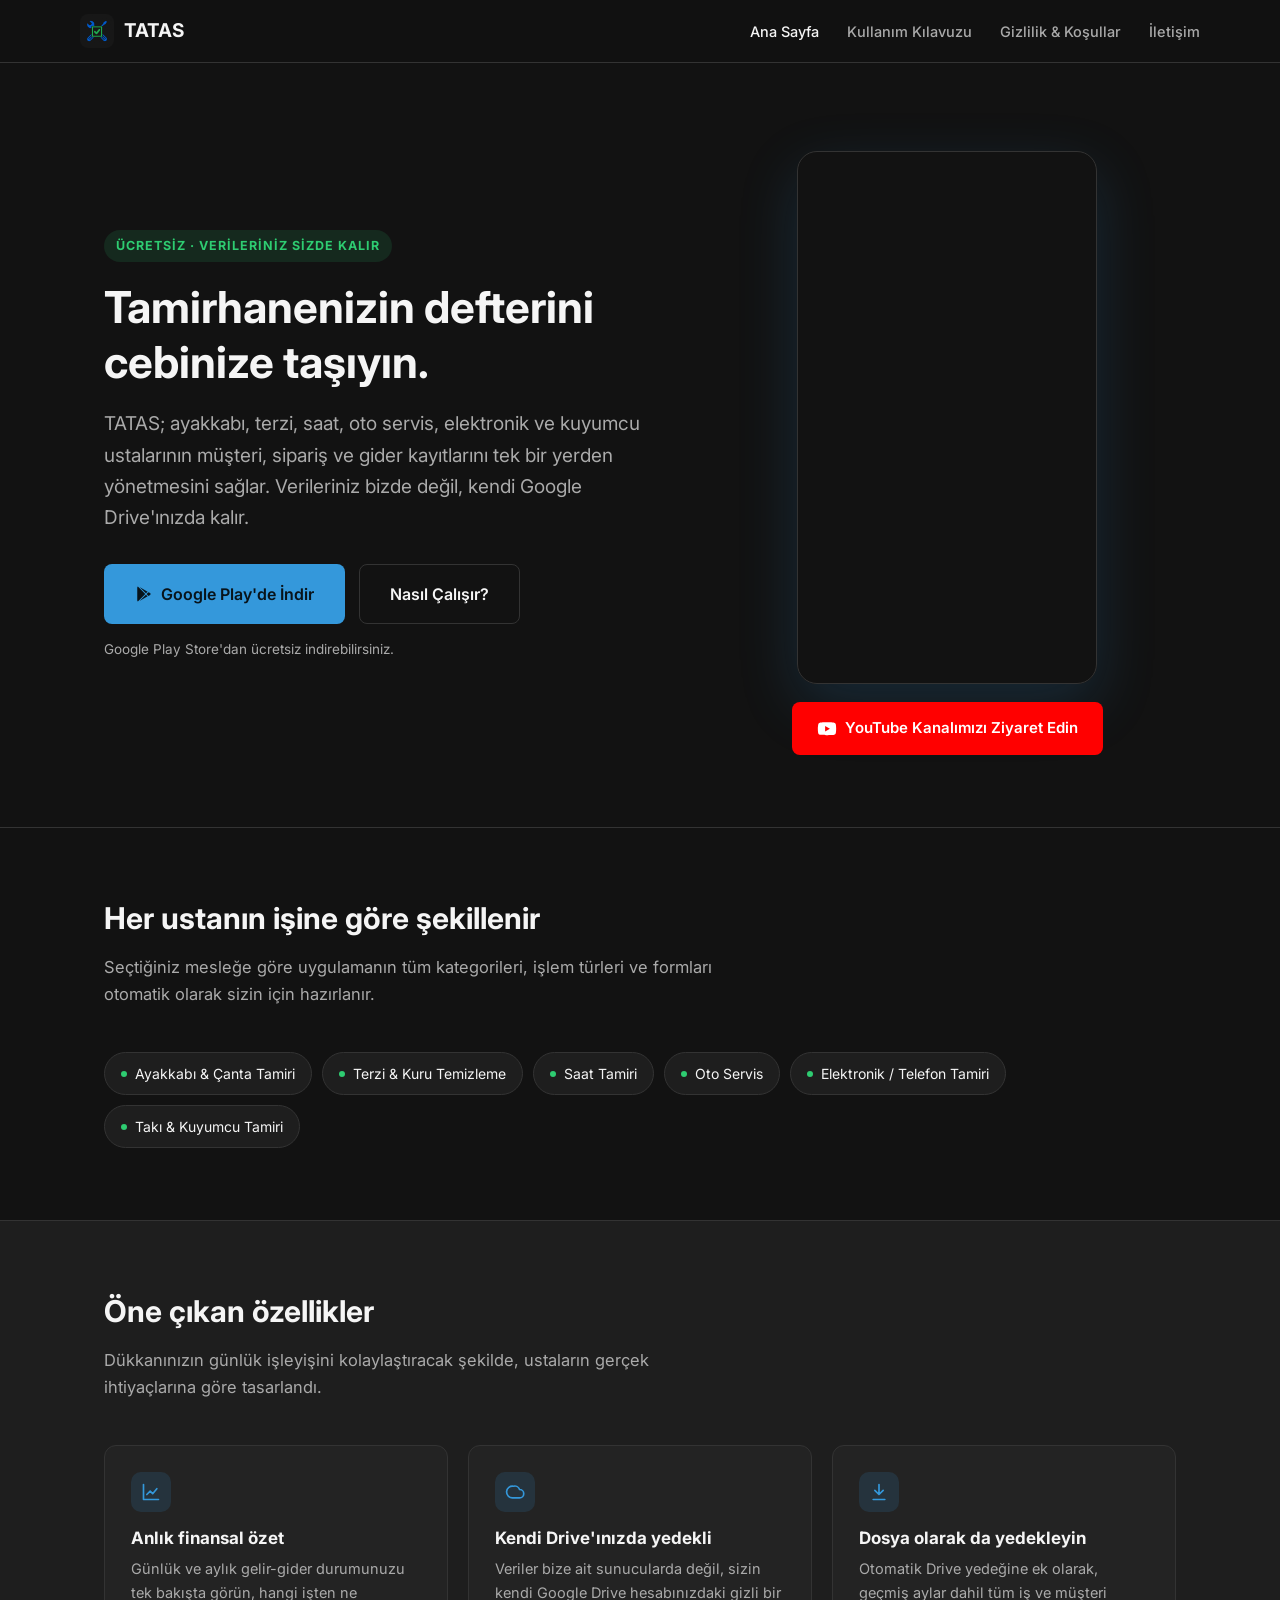
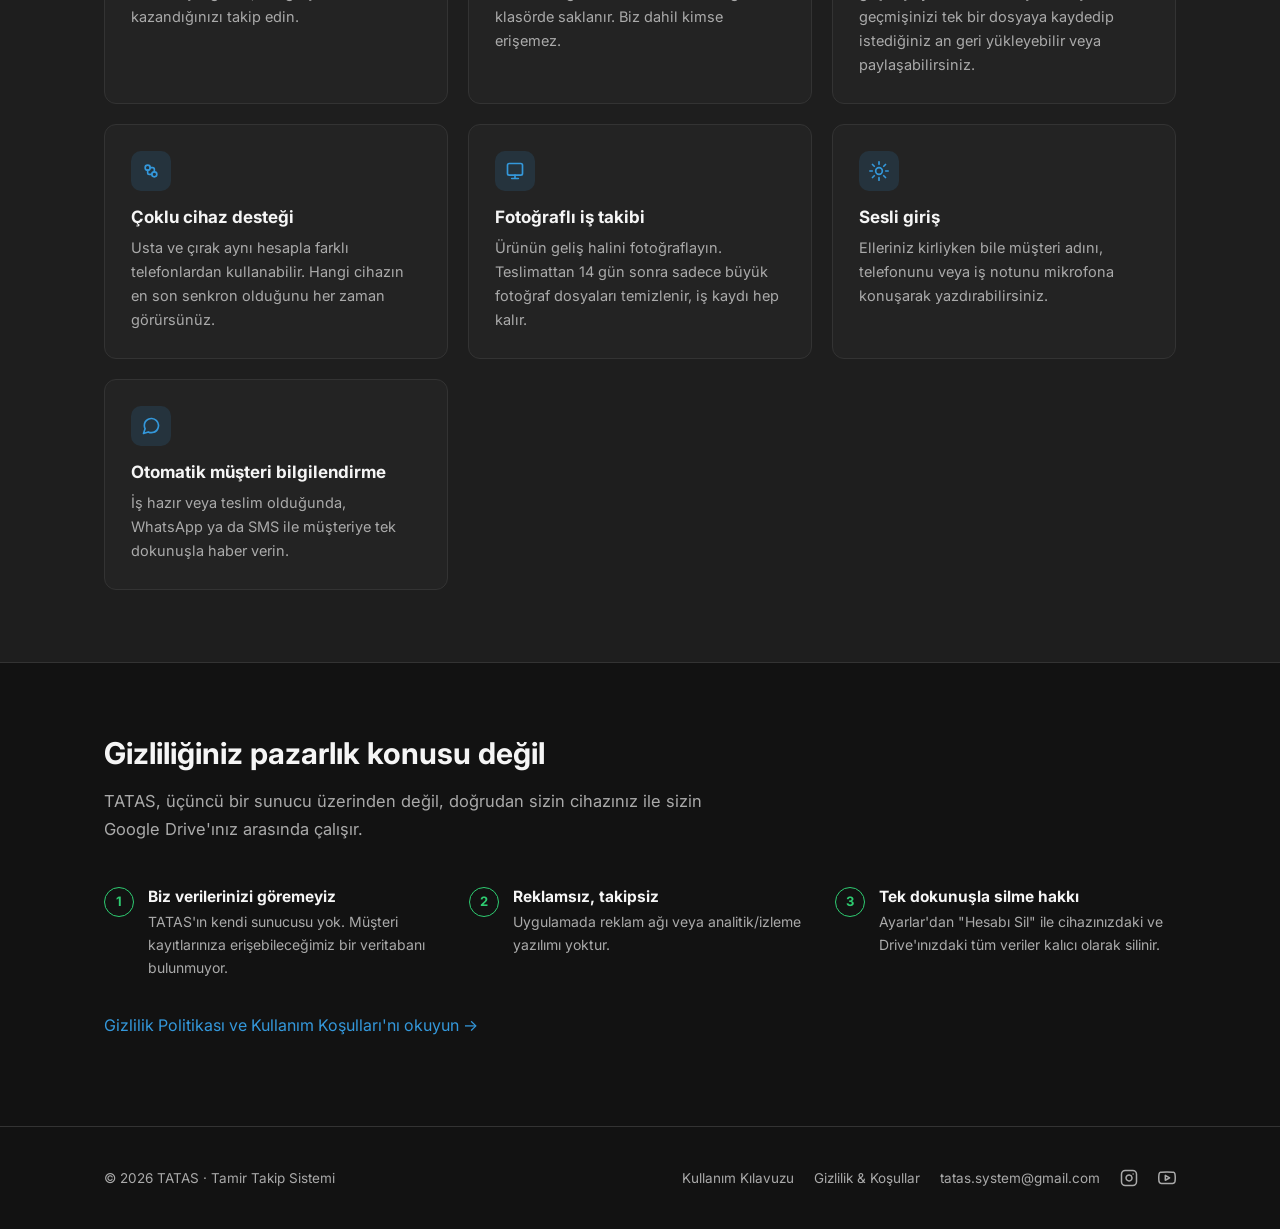
<file: index.html>
<!doctype html>
<html lang="tr">
<head>
  <meta charset="UTF-8">
  <meta name="viewport" content="width=device-width, initial-scale=1.0">
  <title>TATAS — Tamir Takip Sistemi</title>
  <meta name="description" content="TATAS, tamir ve bakım işletmeleri için ücretsiz, verilerinizi kendi Google Drive'ınızda tutan bir müşteri ve iş takip uygulamasıdır.">
  <meta name="google-site-verification" content="QL9wcy5f9IL57HP7pMxG51lnb5MrycVQXqGRYBesB2k" />
  <link rel="icon" href="img/favicon.png">
  <link rel="preconnect" href="https://fonts.googleapis.com">
  <link rel="preconnect" href="https://fonts.gstatic.com" crossorigin>
  <link href="https://fonts.googleapis.com/css2?family=Inter:wght@400;500;600;700&display=swap" rel="stylesheet">
  <link rel="stylesheet" href="css/style.css">
</head>
<body>

  <header class="site-header">
    <div class="container nav">
      <a class="brand" href="index.html">
        <img src="img/icon.png" alt="">
        <span>TATAS</span>
      </a>
      <button class="nav-toggle" id="navToggle" aria-label="Menüyü aç/kapat" aria-expanded="false">
        <svg width="18" height="18" viewBox="0 0 24 24" fill="none" stroke="currentColor" stroke-width="2"><line x1="3" y1="6" x2="21" y2="6"/><line x1="3" y1="12" x2="21" y2="12"/><line x1="3" y1="18" x2="21" y2="18"/></svg>
      </button>
      <ul class="nav-links" id="navLinks">
        <li><a href="index.html" class="active">Ana Sayfa</a></li>
        <li><a href="kullanim-kilavuzu.html">Kullanım Kılavuzu</a></li>
        <li><a href="yasal.html#gizlilik">Gizlilik &amp; Koşullar</a></li>
        <li><a href="iletisim.html">İletişim</a></li>
      </ul>
    </div>
  </header>

  <main>
    <!-- ================= HERO ================= -->
    <section class="hero">
      <div class="container hero-inner">
        <div>
          <span class="eyebrow">Ücretsiz · Verileriniz Sizde Kalır</span>
          <h1>Tamirhanenizin defterini cebinize taşıyın.</h1>
          <p class="lede">TATAS; ayakkabı, terzi, saat, oto servis, elektronik ve kuyumcu ustalarının müşteri, sipariş ve gider kayıtlarını tek bir yerden yönetmesini sağlar. Verileriniz bizde değil, kendi Google Drive'ınızda kalır.</p>
          <div class="hero-actions">
            <a href="https://play.google.com/store/apps/details?id=com.tatas.app" target="_blank" rel="noopener" class="btn btn-primary btn-lg">
              <svg width="18" height="18" viewBox="0 0 24 24" fill="currentColor"><path d="M3 20.5v-17c0-.59.34-1.11.84-1.35L13.69 12l-9.85 9.85c-.5-.24-.84-.76-.84-1.35zM16.81 15.12L6.05 21.34l8.49-8.49 2.27 2.27zM20.16 10.81c.35.28.58.71.58 1.19s-.22.9-.57 1.18l-2.29 1.32-2.5-2.5 2.5-2.5 2.28 1.31zM6.05 2.66l10.76 6.22-2.27 2.27L6.05 2.66z"/></svg>
              Google Play'de İndir
            </a>
            <a href="kullanim-kilavuzu.html" class="btn btn-outline btn-lg">Nasıl Çalışır?</a>
          </div>
          <p class="hero-note">Google Play Store'dan ücretsiz indirebilirsiniz.</p>
        </div>
        <div class="video-col">
          <div class="video-embed">
            <iframe width="315" height="560" src="https://www.youtube-nocookie.com/embed/-VCbC-DBJvA" title="TATAS - Tamir Takip Sistemi Tanıtım Videosu" loading="lazy" allow="accelerometer; autoplay; clipboard-write; encrypted-media; gyroscope; picture-in-picture" allowfullscreen></iframe>
          </div>
          <a href="https://www.youtube.com/@TATASAPP" target="_blank" rel="noopener" class="btn btn-youtube">
            <svg viewBox="0 0 24 24" width="20" height="20"><path fill="#fff" d="M22.54 6.42a2.78 2.78 0 00-1.94-2C18.88 4 12 4 12 4s-6.88 0-8.6.46a2.78 2.78 0 00-1.94 2A29 29 0 001 11.75a29 29 0 00.46 5.33A2.78 2.78 0 003.4 19c1.72.46 8.6.46 8.6.46s6.88 0 8.6-.46a2.78 2.78 0 001.94-2 29 29 0 00.46-5.25 29 29 0 00-.46-5.33z"/><polygon fill="#FF0000" points="9.75 15.02 15.5 11.75 9.75 8.48 9.75 15.02"/></svg>
            YouTube Kanalımızı Ziyaret Edin
          </a>
        </div>
      </div>
    </section>

    <!-- ================= KİMLER İÇİN ================= -->
    <section class="section section-border">
      <div class="container">
        <div class="section-head">
          <h2>Her ustanın işine göre şekillenir</h2>
          <p>Seçtiğiniz mesleğe göre uygulamanın tüm kategorileri, işlem türleri ve formları otomatik olarak sizin için hazırlanır.</p>
        </div>
        <div class="pill-row">
          <span class="pill"><span class="dot"></span>Ayakkabı &amp; Çanta Tamiri</span>
          <span class="pill"><span class="dot"></span>Terzi &amp; Kuru Temizleme</span>
          <span class="pill"><span class="dot"></span>Saat Tamiri</span>
          <span class="pill"><span class="dot"></span>Oto Servis</span>
          <span class="pill"><span class="dot"></span>Elektronik / Telefon Tamiri</span>
          <span class="pill"><span class="dot"></span>Takı &amp; Kuyumcu Tamiri</span>
        </div>
      </div>
    </section>

    <!-- ================= ÖZELLİKLER ================= -->
    <section class="section section-alt section-border">
      <div class="container">
        <div class="section-head">
          <h2>Öne çıkan özellikler</h2>
          <p>Dükkanınızın günlük işleyişini kolaylaştıracak şekilde, ustaların gerçek ihtiyaçlarına göre tasarlandı.</p>
        </div>
        <div class="grid">

          <div class="card">
            <div class="icon"><svg viewBox="0 0 24 24" fill="none" stroke="currentColor" stroke-width="2" stroke-linecap="round" stroke-linejoin="round"><path d="M3 3v18h18M7 15l4-4 3 3 5-6"/></svg></div>
            <h3>Anlık finansal özet</h3>
            <p>Günlük ve aylık gelir-gider durumunuzu tek bakışta görün, hangi işten ne kazandığınızı takip edin.</p>
          </div>

          <div class="card">
            <div class="icon"><svg viewBox="0 0 24 24" fill="none" stroke="currentColor" stroke-width="2" stroke-linecap="round" stroke-linejoin="round"><path d="M17.5 19H9a7 7 0 111.1-13.9A6 6 0 0117.5 9a4.5 4.5 0 010 10z"/></svg></div>
            <h3>Kendi Drive'ınızda yedekli</h3>
            <p>Veriler bize ait sunucularda değil, sizin kendi Google Drive hesabınızdaki gizli bir klasörde saklanır. Biz dahil kimse erişemez.</p>
          </div>

          <div class="card">
            <div class="icon"><svg viewBox="0 0 24 24" fill="none" stroke="currentColor" stroke-width="2" stroke-linecap="round" stroke-linejoin="round"><path d="M12 3v12M7 10l5 5 5-5M5 21h14"/></svg></div>
            <h3>Dosya olarak da yedekleyin</h3>
            <p>Otomatik Drive yedeğine ek olarak, geçmiş aylar dahil tüm iş ve müşteri geçmişinizi tek bir dosyaya kaydedip istediğiniz an geri yükleyebilir veya paylaşabilirsiniz.</p>
          </div>

          <div class="card">
            <div class="icon"><svg viewBox="0 0 24 24" fill="none" stroke="currentColor" stroke-width="2" stroke-linecap="round" stroke-linejoin="round"><circle cx="8" cy="8" r="3"/><circle cx="16" cy="16" r="3"/><path d="M8 11v3a2 2 0 002 2h3M16 13v-3a2 2 0 00-2-2h-3"/></svg></div>
            <h3>Çoklu cihaz desteği</h3>
            <p>Usta ve çırak aynı hesapla farklı telefonlardan kullanabilir. Hangi cihazın en son senkron olduğunu her zaman görürsünüz.</p>
          </div>

          <div class="card">
            <div class="icon"><svg viewBox="0 0 24 24" fill="none" stroke="currentColor" stroke-width="2" stroke-linecap="round" stroke-linejoin="round"><rect x="3" y="3" width="18" height="14" rx="2"/><path d="M8 21h8M12 17v4"/></svg></div>
            <h3>Fotoğraflı iş takibi</h3>
            <p>Ürünün geliş halini fotoğraflayın. Teslimattan 14 gün sonra sadece büyük fotoğraf dosyaları temizlenir, iş kaydı hep kalır.</p>
          </div>

          <div class="card">
            <div class="icon"><svg viewBox="0 0 24 24" fill="none" stroke="currentColor" stroke-width="2" stroke-linecap="round" stroke-linejoin="round"><path d="M12 1v3M12 20v3M4.2 4.2l2.1 2.1M17.7 17.7l2.1 2.1M1 12h3M20 12h3M4.2 19.8l2.1-2.1M17.7 6.3l2.1-2.1"/><circle cx="12" cy="12" r="4"/></svg></div>
            <h3>Sesli giriş</h3>
            <p>Elleriniz kirliyken bile müşteri adını, telefonunu veya iş notunu mikrofona konuşarak yazdırabilirsiniz.</p>
          </div>

          <div class="card">
            <div class="icon"><svg viewBox="0 0 24 24" fill="none" stroke="currentColor" stroke-width="2" stroke-linecap="round" stroke-linejoin="round"><path d="M21 11.5a8.38 8.38 0 01-.9 3.8 8.5 8.5 0 01-7.6 4.7 8.38 8.38 0 01-3.8-.9L3 21l1.9-5.7a8.38 8.38 0 01-.9-3.8 8.5 8.5 0 014.7-7.6 8.38 8.38 0 013.8-.9h.5a8.48 8.48 0 018 8v.5z"/></svg></div>
            <h3>Otomatik müşteri bilgilendirme</h3>
            <p>İş hazır veya teslim olduğunda, WhatsApp ya da SMS ile müşteriye tek dokunuşla haber verin.</p>
          </div>

        </div>
      </div>
    </section>

    <!-- ================= GÜVEN ================= -->
    <section class="section">
      <div class="container">
        <div class="section-head">
          <h2>Gizliliğiniz pazarlık konusu değil</h2>
          <p>TATAS, üçüncü bir sunucu üzerinden değil, doğrudan sizin cihazınız ile sizin Google Drive'ınız arasında çalışır.</p>
        </div>
        <div class="trust">
          <div class="item">
            <span class="num">1</span>
            <div>
              <h4>Biz verilerinizi göremeyiz</h4>
              <p>TATAS'ın kendi sunucusu yok. Müşteri kayıtlarınıza erişebileceğimiz bir veritabanı bulunmuyor.</p>
            </div>
          </div>
          <div class="item">
            <span class="num">2</span>
            <div>
              <h4>Reklamsız, takipsiz</h4>
              <p>Uygulamada reklam ağı veya analitik/izleme yazılımı yoktur.</p>
            </div>
          </div>
          <div class="item">
            <span class="num">3</span>
            <div>
              <h4>Tek dokunuşla silme hakkı</h4>
              <p>Ayarlar'dan "Hesabı Sil" ile cihazınızdaki ve Drive'ınızdaki tüm veriler kalıcı olarak silinir.</p>
            </div>
          </div>
        </div>
        <p style="margin-top:32px;"><a href="yasal.html#gizlilik">Gizlilik Politikası ve Kullanım Koşulları'nı okuyun →</a></p>
      </div>
    </section>
  </main>

  <footer class="site-footer">
    <div class="container footer-inner">
      <span>© 2026 TATAS · Tamir Takip Sistemi</span>
      <ul class="footer-links">
        <li><a href="kullanim-kilavuzu.html">Kullanım Kılavuzu</a></li>
        <li><a href="yasal.html#gizlilik">Gizlilik &amp; Koşullar</a></li>
        <li><a href="mailto:tatas.system@gmail.com">tatas.system@gmail.com</a></li>
        <li class="footer-social-item"><a href="https://www.instagram.com/tatas.app/" target="_blank" rel="noopener" aria-label="Instagram"><svg viewBox="0 0 24 24" fill="none" stroke="currentColor" stroke-width="2" stroke-linecap="round" stroke-linejoin="round"><rect x="2" y="2" width="20" height="20" rx="5"/><path d="M16 11.37A4 4 0 1112.63 8 4 4 0 0116 11.37z"/><line x1="17.5" y1="6.5" x2="17.5" y2="6.5"/></svg></a></li>
        <li class="footer-social-item"><a href="https://www.youtube.com/@TATASAPP" target="_blank" rel="noopener" aria-label="YouTube"><svg viewBox="0 0 24 24" fill="none" stroke="currentColor" stroke-width="2" stroke-linecap="round" stroke-linejoin="round"><path d="M22.54 6.42a2.78 2.78 0 00-1.94-2C18.88 4 12 4 12 4s-6.88 0-8.6.46a2.78 2.78 0 00-1.94 2A29 29 0 001 11.75a29 29 0 00.46 5.33A2.78 2.78 0 003.4 19c1.72.46 8.6.46 8.6.46s6.88 0 8.6-.46a2.78 2.78 0 001.94-2 29 29 0 00.46-5.25 29 29 0 00-.46-5.33z"/><polygon points="9.75 15.02 15.5 11.75 9.75 8.48 9.75 15.02"/></svg></a></li>
      </ul>
    </div>
  </footer>

  <script>
    var toggle = document.getElementById('navToggle');
    var links = document.getElementById('navLinks');
    if (toggle) {
      toggle.addEventListener('click', function () {
        var open = links.classList.toggle('is-open');
        toggle.setAttribute('aria-expanded', open ? 'true' : 'false');
      });
    }
  </script>
</body>
</html>
</file>
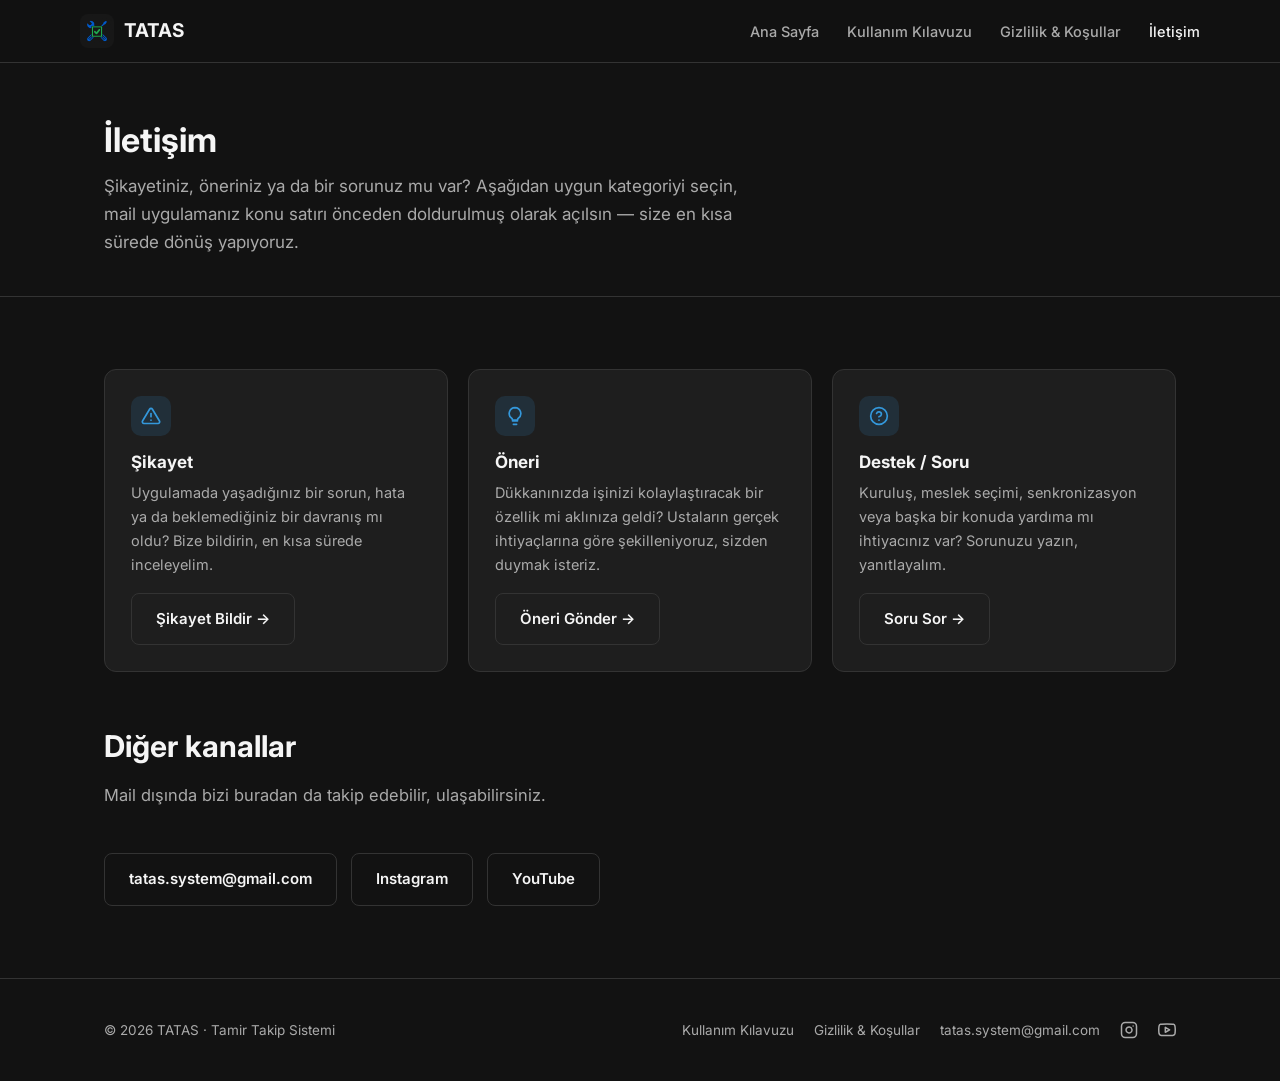
<file: iletisim.html>
<!doctype html>
<html lang="tr">
<head>
  <meta charset="UTF-8">
  <meta name="viewport" content="width=device-width, initial-scale=1.0">
  <title>İletişim — TATAS</title>
  <meta name="description" content="TATAS hakkında şikayet, öneri veya destek talebiniz mi var? Size en kısa sürede dönüş yapıyoruz.">
  <link rel="icon" href="img/favicon.png">
  <link rel="preconnect" href="https://fonts.googleapis.com">
  <link rel="preconnect" href="https://fonts.gstatic.com" crossorigin>
  <link href="https://fonts.googleapis.com/css2?family=Inter:wght@400;500;600;700&display=swap" rel="stylesheet">
  <link rel="stylesheet" href="css/style.css">
</head>
<body>

  <header class="site-header">
    <div class="container nav">
      <a class="brand" href="index.html">
        <img src="img/icon.png" alt="">
        <span>TATAS</span>
      </a>
      <button class="nav-toggle" id="navToggle" aria-label="Menüyü aç/kapat" aria-expanded="false">
        <svg width="18" height="18" viewBox="0 0 24 24" fill="none" stroke="currentColor" stroke-width="2"><line x1="3" y1="6" x2="21" y2="6"/><line x1="3" y1="12" x2="21" y2="12"/><line x1="3" y1="18" x2="21" y2="18"/></svg>
      </button>
      <ul class="nav-links" id="navLinks">
        <li><a href="index.html">Ana Sayfa</a></li>
        <li><a href="kullanim-kilavuzu.html">Kullanım Kılavuzu</a></li>
        <li><a href="yasal.html#gizlilik">Gizlilik &amp; Koşullar</a></li>
        <li><a href="iletisim.html" class="active">İletişim</a></li>
      </ul>
    </div>
  </header>

  <section class="page-hero">
    <div class="container">
      <h1>İletişim</h1>
      <p>Şikayetiniz, öneriniz ya da bir sorunuz mu var? Aşağıdan uygun kategoriyi seçin, mail uygulamanız konu satırı önceden doldurulmuş olarak açılsın — size en kısa sürede dönüş yapıyoruz.</p>
    </div>
  </section>

  <main>
    <section class="section">
      <div class="container">
        <div class="grid">

          <div class="card">
            <div class="icon"><svg viewBox="0 0 24 24" fill="none" stroke="currentColor" stroke-width="2" stroke-linecap="round" stroke-linejoin="round"><path d="M10.29 3.86L1.82 18a2 2 0 001.71 3h16.94a2 2 0 001.71-3L13.71 3.86a2 2 0 00-3.42 0z"/><line x1="12" y1="9" x2="12" y2="13"/><line x1="12" y1="17" x2="12.01" y2="17"/></svg></div>
            <h3>Şikayet</h3>
            <p>Uygulamada yaşadığınız bir sorun, hata ya da beklemediğiniz bir davranış mı oldu? Bize bildirin, en kısa sürede inceleyelim.</p>
            <p style="margin-top:16px;"><a href="mailto:tatas.system@gmail.com?subject=%5B%C5%9Eikayet%5D%20-%20TATAS&amp;body=Merhaba%2C%0A%0AYa%C5%9Fad%C4%B1%C4%9F%C4%B1m%20sorun%3A%0A" class="btn btn-outline">Şikayet Bildir →</a></p>
          </div>

          <div class="card">
            <div class="icon"><svg viewBox="0 0 24 24" fill="none" stroke="currentColor" stroke-width="2" stroke-linecap="round" stroke-linejoin="round"><path d="M9 18h6M10 22h4M12 2a7 7 0 00-4 12.7c.6.5 1 1.2 1 2.3h6c0-1.1.4-1.8 1-2.3A7 7 0 0012 2z"/></svg></div>
            <h3>Öneri</h3>
            <p>Dükkanınızda işinizi kolaylaştıracak bir özellik mi aklınıza geldi? Ustaların gerçek ihtiyaçlarına göre şekilleniyoruz, sizden duymak isteriz.</p>
            <p style="margin-top:16px;"><a href="mailto:tatas.system@gmail.com?subject=%5B%C3%96neri%5D%20-%20TATAS&amp;body=Merhaba%2C%0A%0A%C3%96nerim%3A%0A" class="btn btn-outline">Öneri Gönder →</a></p>
          </div>

          <div class="card">
            <div class="icon"><svg viewBox="0 0 24 24" fill="none" stroke="currentColor" stroke-width="2" stroke-linecap="round" stroke-linejoin="round"><circle cx="12" cy="12" r="10"/><path d="M9.09 9a3 3 0 015.83 1c0 2-3 3-3 3"/><line x1="12" y1="17" x2="12.01" y2="17"/></svg></div>
            <h3>Destek / Soru</h3>
            <p>Kuruluş, meslek seçimi, senkronizasyon veya başka bir konuda yardıma mı ihtiyacınız var? Sorunuzu yazın, yanıtlayalım.</p>
            <p style="margin-top:16px;"><a href="mailto:tatas.system@gmail.com?subject=%5BDestek%5D%20-%20TATAS&amp;body=Merhaba%2C%0A%0ASorum%3A%0A" class="btn btn-outline">Soru Sor →</a></p>
          </div>

        </div>

        <div class="section-head" style="margin-top:56px;">
          <h2>Diğer kanallar</h2>
          <p>Mail dışında bizi buradan da takip edebilir, ulaşabilirsiniz.</p>
        </div>
        <div style="display:flex; flex-wrap:wrap; gap:14px;">
          <a href="mailto:tatas.system@gmail.com" class="btn btn-outline">tatas.system@gmail.com</a>
          <a href="https://www.instagram.com/tatas.app/" target="_blank" rel="noopener" class="btn btn-outline">Instagram</a>
          <a href="https://www.youtube.com/@TATASAPP" target="_blank" rel="noopener" class="btn btn-outline">YouTube</a>
        </div>
      </div>
    </section>
  </main>

  <footer class="site-footer">
    <div class="container footer-inner">
      <span>© 2026 TATAS · Tamir Takip Sistemi</span>
      <ul class="footer-links">
        <li><a href="kullanim-kilavuzu.html">Kullanım Kılavuzu</a></li>
        <li><a href="yasal.html#gizlilik">Gizlilik &amp; Koşullar</a></li>
        <li><a href="mailto:tatas.system@gmail.com">tatas.system@gmail.com</a></li>
        <li class="footer-social-item"><a href="https://www.instagram.com/tatas.app/" target="_blank" rel="noopener" aria-label="Instagram"><svg viewBox="0 0 24 24" fill="none" stroke="currentColor" stroke-width="2" stroke-linecap="round" stroke-linejoin="round"><rect x="2" y="2" width="20" height="20" rx="5"/><path d="M16 11.37A4 4 0 1112.63 8 4 4 0 0116 11.37z"/><line x1="17.5" y1="6.5" x2="17.5" y2="6.5"/></svg></a></li>
        <li class="footer-social-item"><a href="https://www.youtube.com/@TATASAPP" target="_blank" rel="noopener" aria-label="YouTube"><svg viewBox="0 0 24 24" fill="none" stroke="currentColor" stroke-width="2" stroke-linecap="round" stroke-linejoin="round"><path d="M22.54 6.42a2.78 2.78 0 00-1.94-2C18.88 4 12 4 12 4s-6.88 0-8.6.46a2.78 2.78 0 00-1.94 2A29 29 0 001 11.75a29 29 0 00.46 5.33A2.78 2.78 0 003.4 19c1.72.46 8.6.46 8.6.46s6.88 0 8.6-.46a2.78 2.78 0 001.94-2 29 29 0 00.46-5.25 29 29 0 00-.46-5.33z"/><polygon points="9.75 15.02 15.5 11.75 9.75 8.48 9.75 15.02"/></svg></a></li>
      </ul>
    </div>
  </footer>

  <script>
    var toggle = document.getElementById('navToggle');
    var links = document.getElementById('navLinks');
    if (toggle) {
      toggle.addEventListener('click', function () {
        var open = links.classList.toggle('is-open');
        toggle.setAttribute('aria-expanded', open ? 'true' : 'false');
      });
    }
  </script>
</body>
</html>
</file>
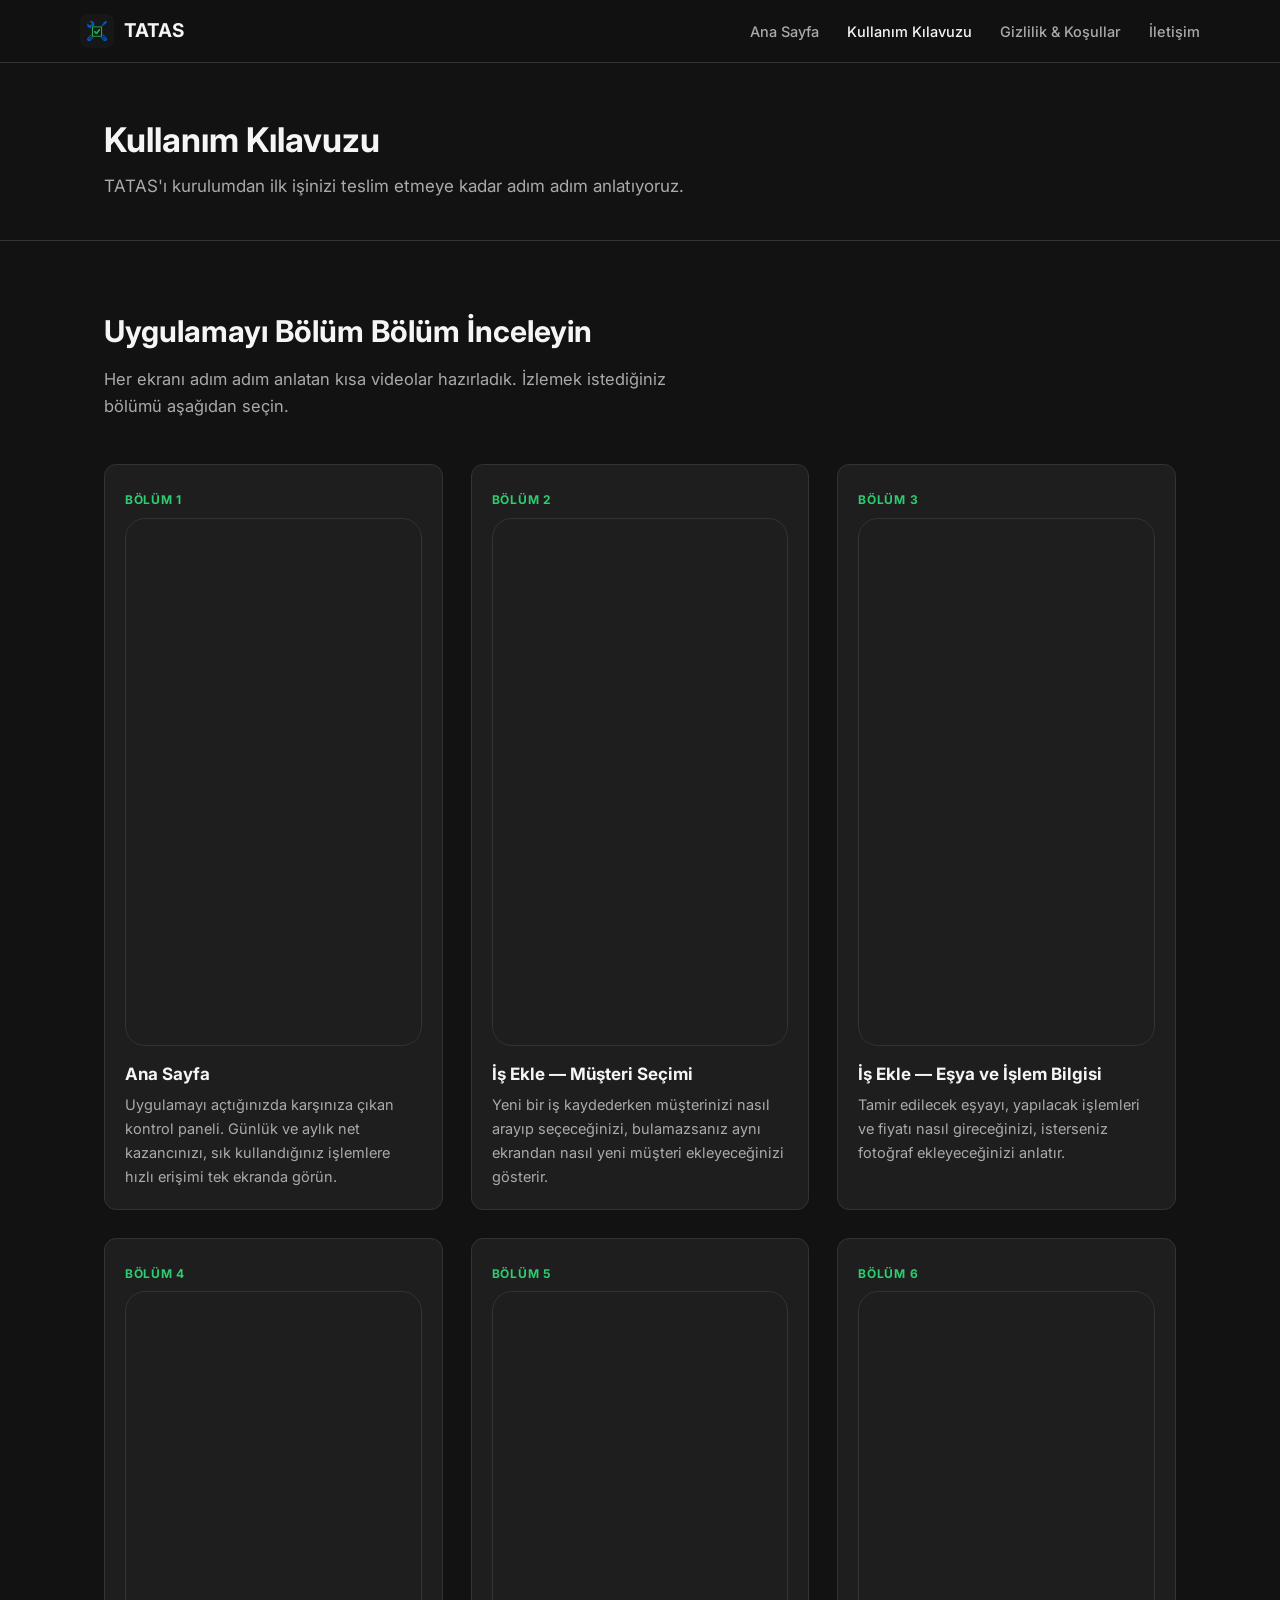
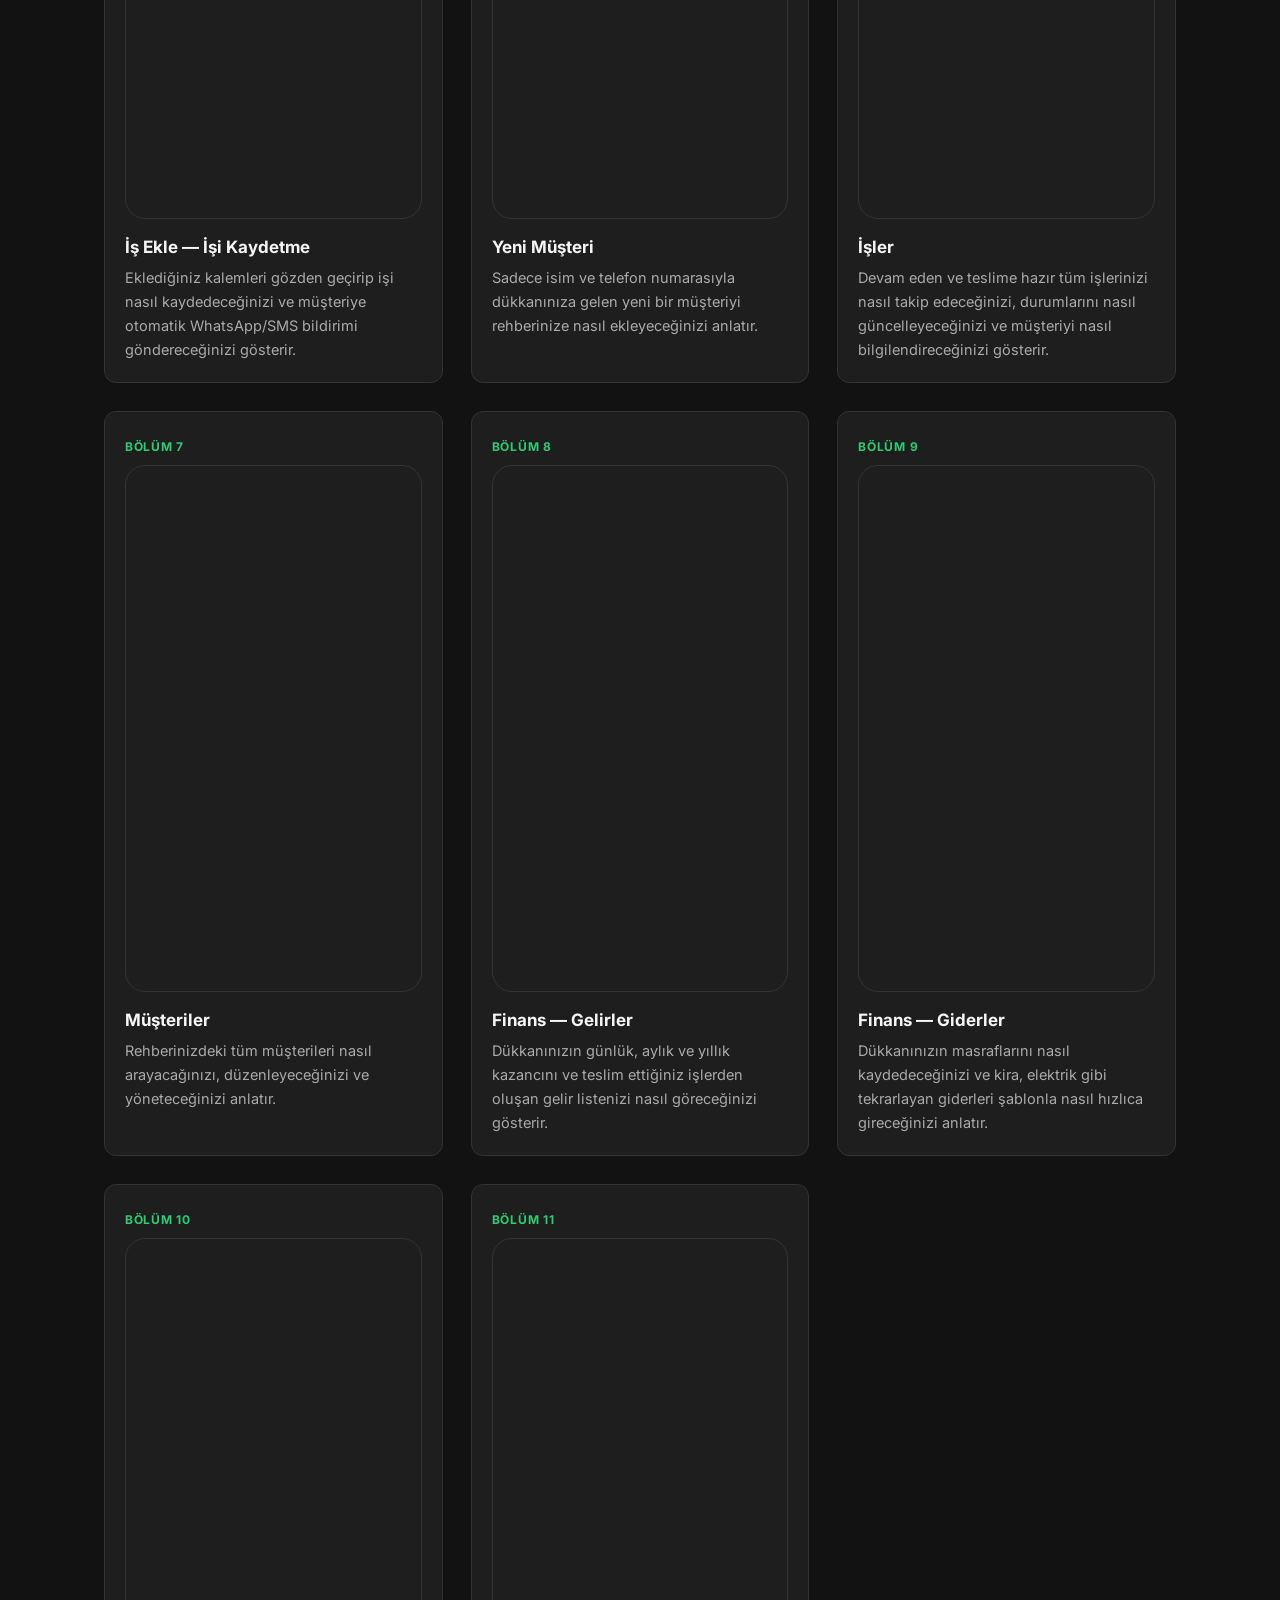
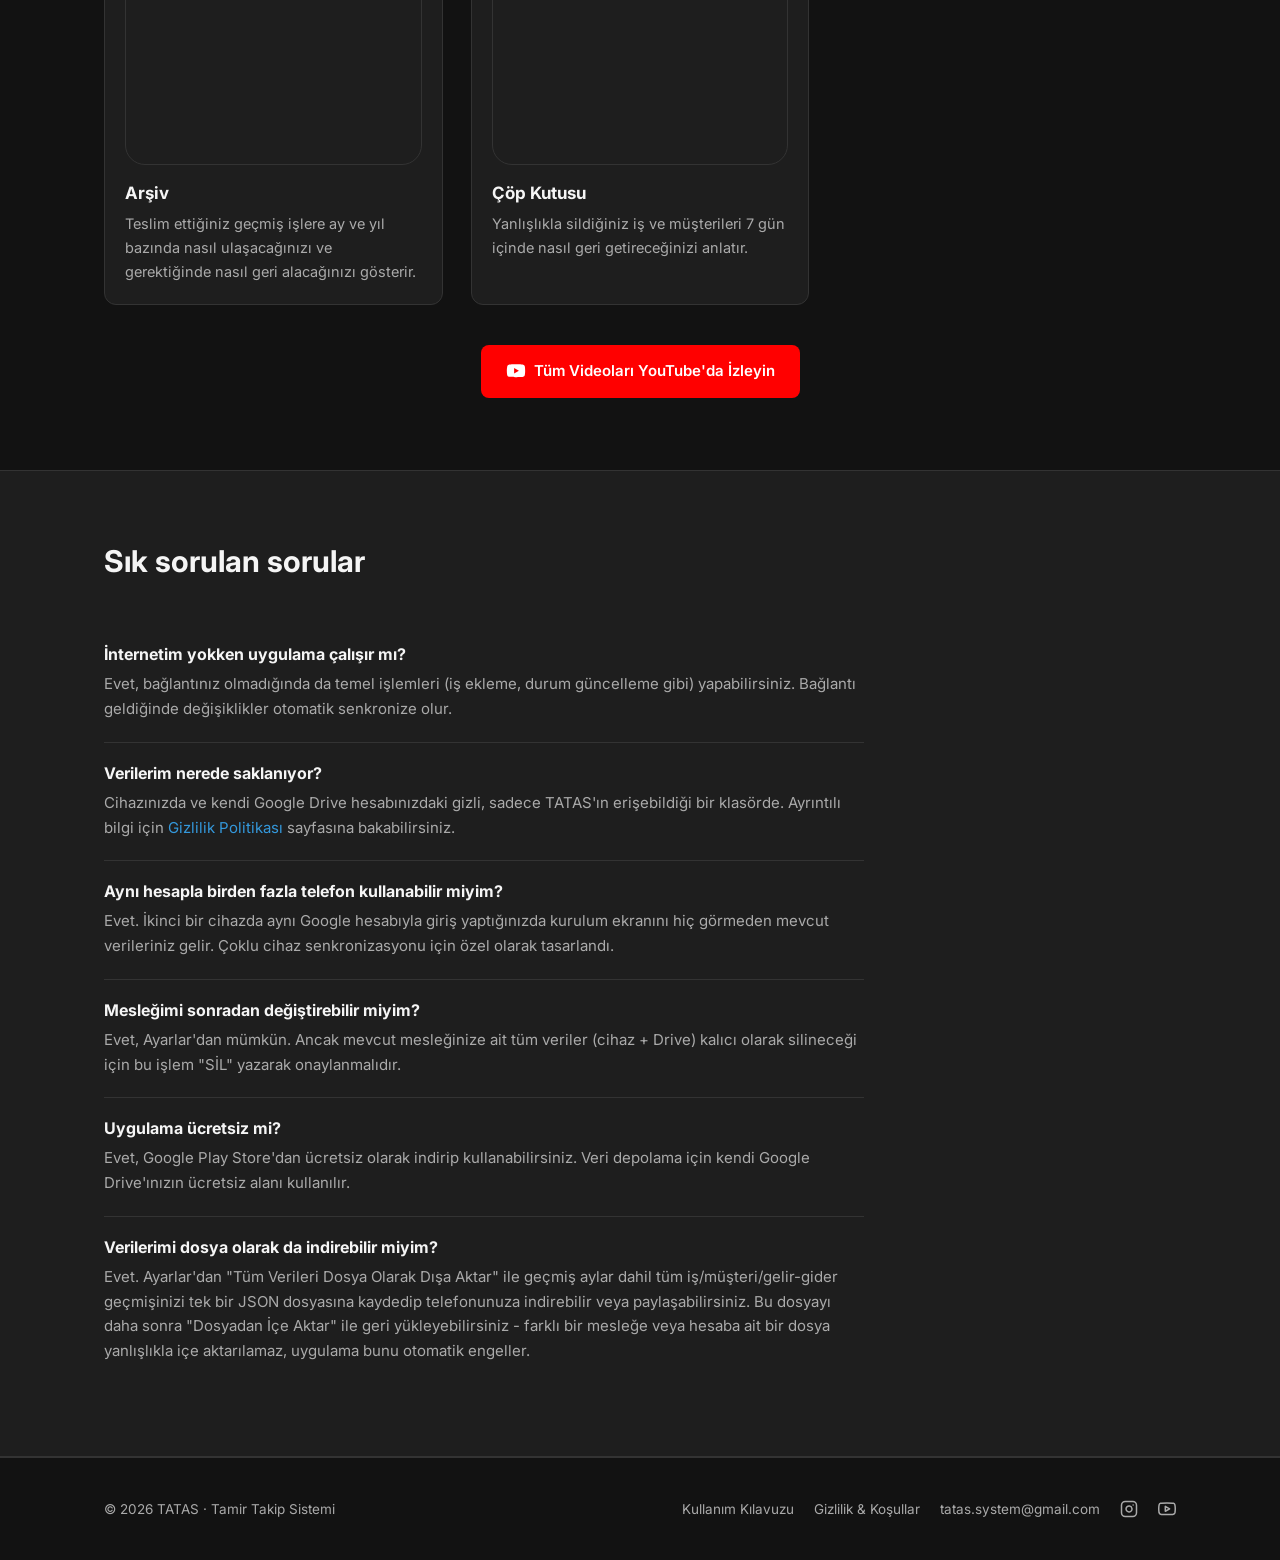
<file: kullanim-kilavuzu.html>
<!doctype html>
<html lang="tr">
<head>
  <meta charset="UTF-8">
  <meta name="viewport" content="width=device-width, initial-scale=1.0">
  <title>Kullanım Kılavuzu — TATAS</title>
  <meta name="description" content="TATAS uygulamasını nasıl kuracağınız, müşteri ve iş ekleyeceğiniz, çoklu cihazda kullanacağınız adım adım anlatılıyor.">
  <link rel="icon" href="img/favicon.png">
  <link rel="preconnect" href="https://fonts.googleapis.com">
  <link rel="preconnect" href="https://fonts.gstatic.com" crossorigin>
  <link href="https://fonts.googleapis.com/css2?family=Inter:wght@400;500;600;700&display=swap" rel="stylesheet">
  <link rel="stylesheet" href="css/style.css">
</head>
<body>

  <header class="site-header">
    <div class="container nav">
      <a class="brand" href="index.html">
        <img src="img/icon.png" alt="">
        <span>TATAS</span>
      </a>
      <button class="nav-toggle" id="navToggle" aria-label="Menüyü aç/kapat" aria-expanded="false">
        <svg width="18" height="18" viewBox="0 0 24 24" fill="none" stroke="currentColor" stroke-width="2"><line x1="3" y1="6" x2="21" y2="6"/><line x1="3" y1="12" x2="21" y2="12"/><line x1="3" y1="18" x2="21" y2="18"/></svg>
      </button>
      <ul class="nav-links" id="navLinks">
        <li><a href="index.html">Ana Sayfa</a></li>
        <li><a href="kullanim-kilavuzu.html" class="active">Kullanım Kılavuzu</a></li>
        <li><a href="yasal.html#gizlilik">Gizlilik &amp; Koşullar</a></li>
        <li><a href="iletisim.html">İletişim</a></li>
      </ul>
    </div>
  </header>

  <section class="page-hero">
    <div class="container">
      <h1>Kullanım Kılavuzu</h1>
      <p>TATAS'ı kurulumdan ilk işinizi teslim etmeye kadar adım adım anlatıyoruz.</p>
    </div>
  </section>

  <main>
    <section class="section section-border">
      <div class="container">
        <div class="section-head">
          <h2>Uygulamayı Bölüm Bölüm İnceleyin</h2>
          <p>Her ekranı adım adım anlatan kısa videolar hazırladık. İzlemek istediğiniz bölümü aşağıdan seçin.</p>
        </div>

        <div class="video-grid">

          <div class="video-card">
            <span class="badge">Bölüm 1</span>
            <div class="video-embed">
              <iframe src="https://www.youtube-nocookie.com/embed/NRye2VhKMOM" title="TATAS Kullanım Kılavuzu - Ana Sayfa" loading="lazy" allow="accelerometer; autoplay; clipboard-write; encrypted-media; gyroscope; picture-in-picture" allowfullscreen></iframe>
            </div>
            <h3>Ana Sayfa</h3>
            <p>Uygulamayı açtığınızda karşınıza çıkan kontrol paneli. Günlük ve aylık net kazancınızı, sık kullandığınız işlemlere hızlı erişimi tek ekranda görün.</p>
          </div>

          <div class="video-card">
            <span class="badge">Bölüm 2</span>
            <div class="video-embed">
              <iframe src="https://www.youtube-nocookie.com/embed/7FtkkvTULZI" title="TATAS Kullanım Kılavuzu - İş Ekle: Müşteri Seçimi" loading="lazy" allow="accelerometer; autoplay; clipboard-write; encrypted-media; gyroscope; picture-in-picture" allowfullscreen></iframe>
            </div>
            <h3>İş Ekle — Müşteri Seçimi</h3>
            <p>Yeni bir iş kaydederken müşterinizi nasıl arayıp seçeceğinizi, bulamazsanız aynı ekrandan nasıl yeni müşteri ekleyeceğinizi gösterir.</p>
          </div>

          <div class="video-card">
            <span class="badge">Bölüm 3</span>
            <div class="video-embed">
              <iframe src="https://www.youtube-nocookie.com/embed/KOlX135phBE" title="TATAS Kullanım Kılavuzu - İş Ekle: Eşya ve İşlem Bilgisi" loading="lazy" allow="accelerometer; autoplay; clipboard-write; encrypted-media; gyroscope; picture-in-picture" allowfullscreen></iframe>
            </div>
            <h3>İş Ekle — Eşya ve İşlem Bilgisi</h3>
            <p>Tamir edilecek eşyayı, yapılacak işlemleri ve fiyatı nasıl gireceğinizi, isterseniz fotoğraf ekleyeceğinizi anlatır.</p>
          </div>

          <div class="video-card">
            <span class="badge">Bölüm 4</span>
            <div class="video-embed">
              <iframe src="https://www.youtube-nocookie.com/embed/uMRyJxlJYng" title="TATAS Kullanım Kılavuzu - İş Ekle: İşi Kaydetme" loading="lazy" allow="accelerometer; autoplay; clipboard-write; encrypted-media; gyroscope; picture-in-picture" allowfullscreen></iframe>
            </div>
            <h3>İş Ekle — İşi Kaydetme</h3>
            <p>Eklediğiniz kalemleri gözden geçirip işi nasıl kaydedeceğinizi ve müşteriye otomatik WhatsApp/SMS bildirimi göndereceğinizi gösterir.</p>
          </div>

          <div class="video-card">
            <span class="badge">Bölüm 5</span>
            <div class="video-embed">
              <iframe src="https://www.youtube-nocookie.com/embed/hVCvQq13RV8" title="TATAS Kullanım Kılavuzu - Yeni Müşteri" loading="lazy" allow="accelerometer; autoplay; clipboard-write; encrypted-media; gyroscope; picture-in-picture" allowfullscreen></iframe>
            </div>
            <h3>Yeni Müşteri</h3>
            <p>Sadece isim ve telefon numarasıyla dükkanınıza gelen yeni bir müşteriyi rehberinize nasıl ekleyeceğinizi anlatır.</p>
          </div>

          <div class="video-card">
            <span class="badge">Bölüm 6</span>
            <div class="video-embed">
              <iframe src="https://www.youtube-nocookie.com/embed/kKt-76AET4w" title="TATAS Kullanım Kılavuzu - İşler" loading="lazy" allow="accelerometer; autoplay; clipboard-write; encrypted-media; gyroscope; picture-in-picture" allowfullscreen></iframe>
            </div>
            <h3>İşler</h3>
            <p>Devam eden ve teslime hazır tüm işlerinizi nasıl takip edeceğinizi, durumlarını nasıl güncelleyeceğinizi ve müşteriyi nasıl bilgilendireceğinizi gösterir.</p>
          </div>

          <div class="video-card">
            <span class="badge">Bölüm 7</span>
            <div class="video-embed">
              <iframe src="https://www.youtube-nocookie.com/embed/zUnYK7na8jY" title="TATAS Kullanım Kılavuzu - Müşteriler" loading="lazy" allow="accelerometer; autoplay; clipboard-write; encrypted-media; gyroscope; picture-in-picture" allowfullscreen></iframe>
            </div>
            <h3>Müşteriler</h3>
            <p>Rehberinizdeki tüm müşterileri nasıl arayacağınızı, düzenleyeceğinizi ve yöneteceğinizi anlatır.</p>
          </div>

          <div class="video-card">
            <span class="badge">Bölüm 8</span>
            <div class="video-embed">
              <iframe src="https://www.youtube-nocookie.com/embed/NT88_GYTikU" title="TATAS Kullanım Kılavuzu - Finans: Gelirler" loading="lazy" allow="accelerometer; autoplay; clipboard-write; encrypted-media; gyroscope; picture-in-picture" allowfullscreen></iframe>
            </div>
            <h3>Finans — Gelirler</h3>
            <p>Dükkanınızın günlük, aylık ve yıllık kazancını ve teslim ettiğiniz işlerden oluşan gelir listenizi nasıl göreceğinizi gösterir.</p>
          </div>

          <div class="video-card">
            <span class="badge">Bölüm 9</span>
            <div class="video-embed">
              <iframe src="https://www.youtube-nocookie.com/embed/WSYX6GRCfag" title="TATAS Kullanım Kılavuzu - Finans: Giderler" loading="lazy" allow="accelerometer; autoplay; clipboard-write; encrypted-media; gyroscope; picture-in-picture" allowfullscreen></iframe>
            </div>
            <h3>Finans — Giderler</h3>
            <p>Dükkanınızın masraflarını nasıl kaydedeceğinizi ve kira, elektrik gibi tekrarlayan giderleri şablonla nasıl hızlıca gireceğinizi anlatır.</p>
          </div>

          <div class="video-card">
            <span class="badge">Bölüm 10</span>
            <div class="video-embed">
              <iframe src="https://www.youtube-nocookie.com/embed/__sLZCl3vjE" title="TATAS Kullanım Kılavuzu - Arşiv" loading="lazy" allow="accelerometer; autoplay; clipboard-write; encrypted-media; gyroscope; picture-in-picture" allowfullscreen></iframe>
            </div>
            <h3>Arşiv</h3>
            <p>Teslim ettiğiniz geçmiş işlere ay ve yıl bazında nasıl ulaşacağınızı ve gerektiğinde nasıl geri alacağınızı gösterir.</p>
          </div>

          <div class="video-card">
            <span class="badge">Bölüm 11</span>
            <div class="video-embed">
              <iframe src="https://www.youtube-nocookie.com/embed/x0eVVFdF_yE" title="TATAS Kullanım Kılavuzu - Çöp Kutusu" loading="lazy" allow="accelerometer; autoplay; clipboard-write; encrypted-media; gyroscope; picture-in-picture" allowfullscreen></iframe>
            </div>
            <h3>Çöp Kutusu</h3>
            <p>Yanlışlıkla sildiğiniz iş ve müşterileri 7 gün içinde nasıl geri getireceğinizi anlatır.</p>
          </div>

        </div>

        <div style="text-align: center; margin-top: 40px;">
          <a href="https://youtube.com/playlist?list=PLUdkqAywA08g" target="_blank" rel="noopener" class="btn btn-youtube">
            <svg viewBox="0 0 24 24" width="20" height="20"><path fill="#fff" d="M22.54 6.42a2.78 2.78 0 00-1.94-2C18.88 4 12 4 12 4s-6.88 0-8.6.46a2.78 2.78 0 00-1.94 2A29 29 0 001 11.75a29 29 0 00.46 5.33A2.78 2.78 0 003.4 19c1.72.46 8.6.46 8.6.46s6.88 0 8.6-.46a2.78 2.78 0 001.94-2 29 29 0 00.46-5.25 29 29 0 00-.46-5.33z"/><polygon fill="#FF0000" points="9.75 15.02 15.5 11.75 9.75 8.48 9.75 15.02"/></svg>
            Tüm Videoları YouTube'da İzleyin
          </a>
        </div>
      </div>
    </section>

    <section class="section section-alt section-border">
      <div class="container">
        <div class="section-head">
          <h2>Sık sorulan sorular</h2>
        </div>
        <div style="max-width:760px;">

          <div class="faq-item">
            <h4>İnternetim yokken uygulama çalışır mı?</h4>
            <p>Evet, bağlantınız olmadığında da temel işlemleri (iş ekleme, durum güncelleme gibi) yapabilirsiniz. Bağlantı geldiğinde değişiklikler otomatik senkronize olur.</p>
          </div>

          <div class="faq-item">
            <h4>Verilerim nerede saklanıyor?</h4>
            <p>Cihazınızda ve kendi Google Drive hesabınızdaki gizli, sadece TATAS'ın erişebildiği bir klasörde. Ayrıntılı bilgi için <a href="yasal.html#gizlilik">Gizlilik Politikası</a> sayfasına bakabilirsiniz.</p>
          </div>

          <div class="faq-item">
            <h4>Aynı hesapla birden fazla telefon kullanabilir miyim?</h4>
            <p>Evet. İkinci bir cihazda aynı Google hesabıyla giriş yaptığınızda kurulum ekranını hiç görmeden mevcut verileriniz gelir. Çoklu cihaz senkronizasyonu için özel olarak tasarlandı.</p>
          </div>

          <div class="faq-item">
            <h4>Mesleğimi sonradan değiştirebilir miyim?</h4>
            <p>Evet, Ayarlar'dan mümkün. Ancak mevcut mesleğinize ait tüm veriler (cihaz + Drive) kalıcı olarak silineceği için bu işlem "SİL" yazarak onaylanmalıdır.</p>
          </div>

          <div class="faq-item">
            <h4>Uygulama ücretsiz mi?</h4>
            <p>Evet, Google Play Store'dan ücretsiz olarak indirip kullanabilirsiniz. Veri depolama için kendi Google Drive'ınızın ücretsiz alanı kullanılır.</p>
          </div>

          <div class="faq-item">
            <h4>Verilerimi dosya olarak da indirebilir miyim?</h4>
            <p>Evet. Ayarlar'dan "Tüm Verileri Dosya Olarak Dışa Aktar" ile geçmiş aylar dahil tüm iş/müşteri/gelir-gider geçmişinizi tek bir JSON dosyasına kaydedip telefonunuza indirebilir veya paylaşabilirsiniz. Bu dosyayı daha sonra "Dosyadan İçe Aktar" ile geri yükleyebilirsiniz - farklı bir mesleğe veya hesaba ait bir dosya yanlışlıkla içe aktarılamaz, uygulama bunu otomatik engeller.</p>
          </div>

        </div>
      </div>
    </section>
  </main>

  <footer class="site-footer">
    <div class="container footer-inner">
      <span>© 2026 TATAS · Tamir Takip Sistemi</span>
      <ul class="footer-links">
        <li><a href="kullanim-kilavuzu.html">Kullanım Kılavuzu</a></li>
        <li><a href="yasal.html#gizlilik">Gizlilik &amp; Koşullar</a></li>
        <li><a href="mailto:tatas.system@gmail.com">tatas.system@gmail.com</a></li>
        <li class="footer-social-item"><a href="https://www.instagram.com/tatas.app/" target="_blank" rel="noopener" aria-label="Instagram"><svg viewBox="0 0 24 24" fill="none" stroke="currentColor" stroke-width="2" stroke-linecap="round" stroke-linejoin="round"><rect x="2" y="2" width="20" height="20" rx="5"/><path d="M16 11.37A4 4 0 1112.63 8 4 4 0 0116 11.37z"/><line x1="17.5" y1="6.5" x2="17.5" y2="6.5"/></svg></a></li>
        <li class="footer-social-item"><a href="https://www.youtube.com/@TATASAPP" target="_blank" rel="noopener" aria-label="YouTube"><svg viewBox="0 0 24 24" fill="none" stroke="currentColor" stroke-width="2" stroke-linecap="round" stroke-linejoin="round"><path d="M22.54 6.42a2.78 2.78 0 00-1.94-2C18.88 4 12 4 12 4s-6.88 0-8.6.46a2.78 2.78 0 00-1.94 2A29 29 0 001 11.75a29 29 0 00.46 5.33A2.78 2.78 0 003.4 19c1.72.46 8.6.46 8.6.46s6.88 0 8.6-.46a2.78 2.78 0 001.94-2 29 29 0 00.46-5.25 29 29 0 00-.46-5.33z"/><polygon points="9.75 15.02 15.5 11.75 9.75 8.48 9.75 15.02"/></svg></a></li>
      </ul>
    </div>
  </footer>

  <script>
    var toggle = document.getElementById('navToggle');
    var links = document.getElementById('navLinks');
    if (toggle) {
      toggle.addEventListener('click', function () {
        var open = links.classList.toggle('is-open');
        toggle.setAttribute('aria-expanded', open ? 'true' : 'false');
      });
    }
  </script>
</body>
</html>
</file>
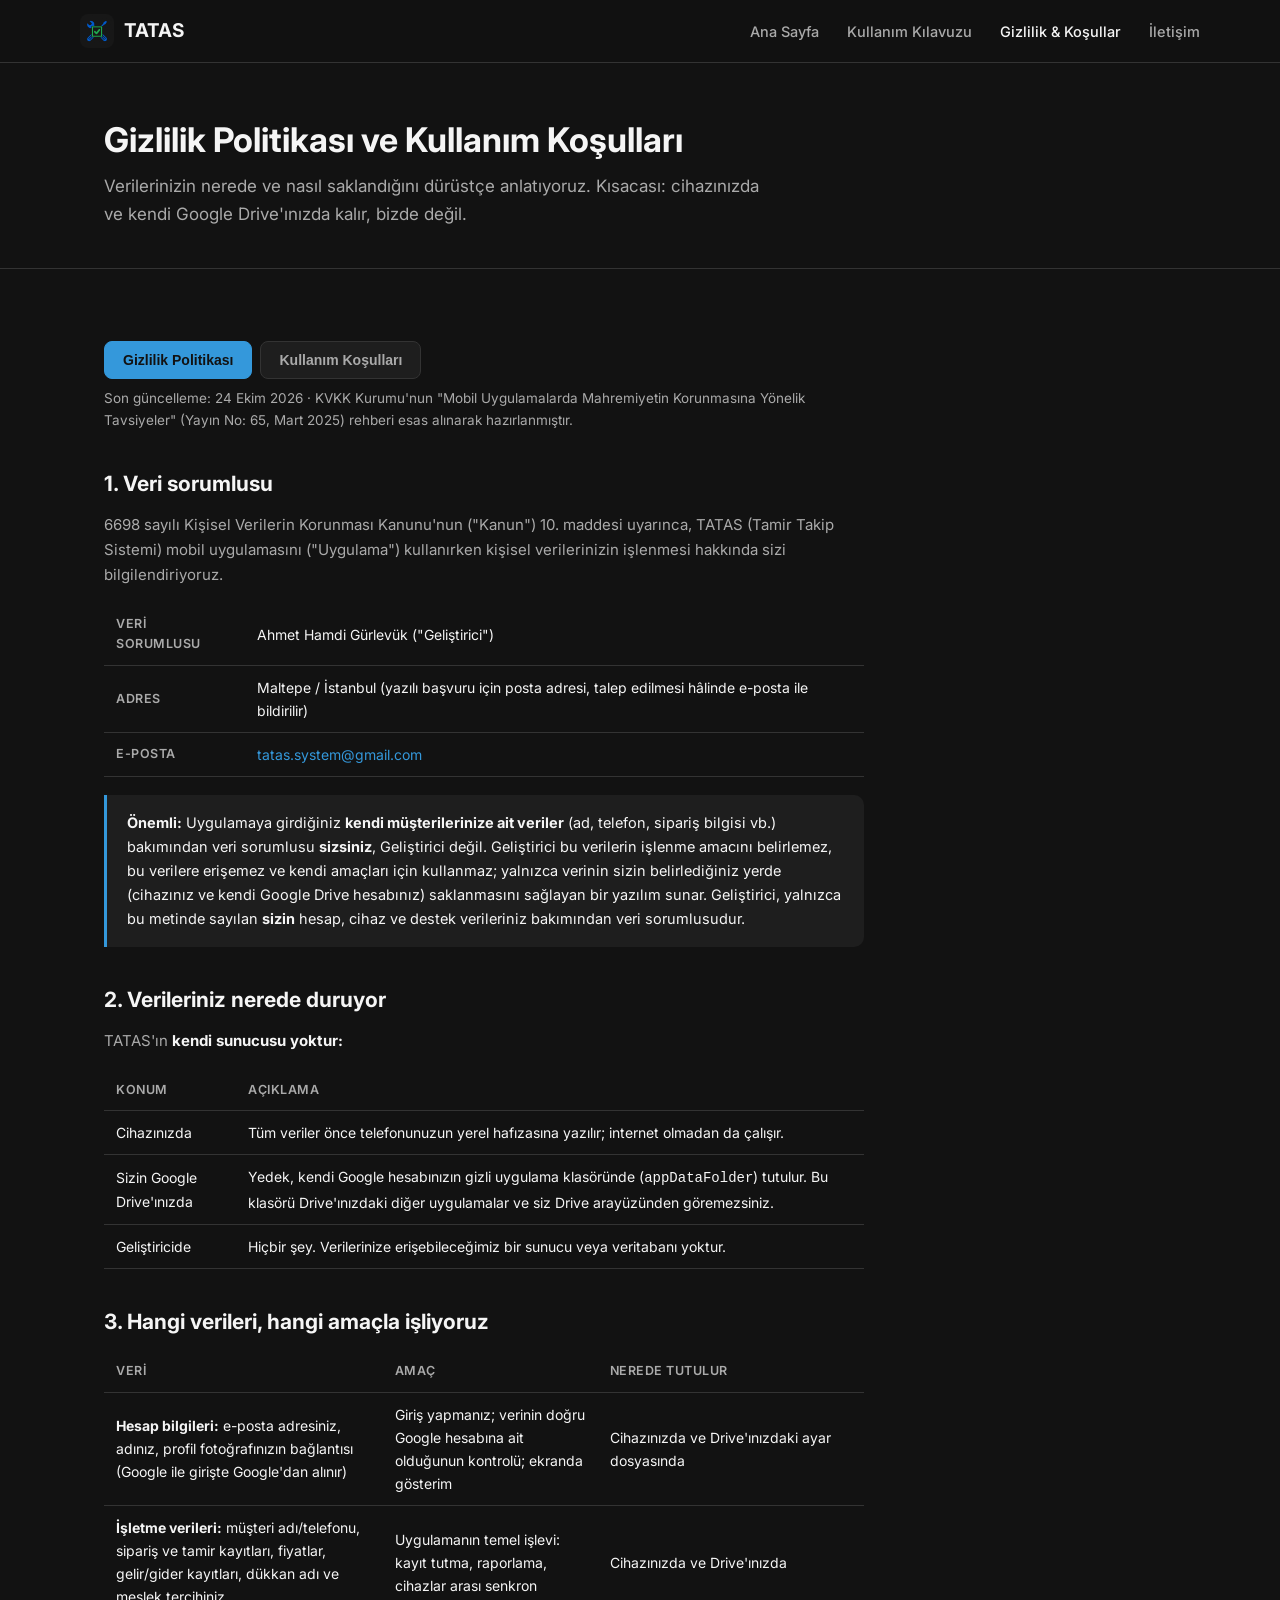
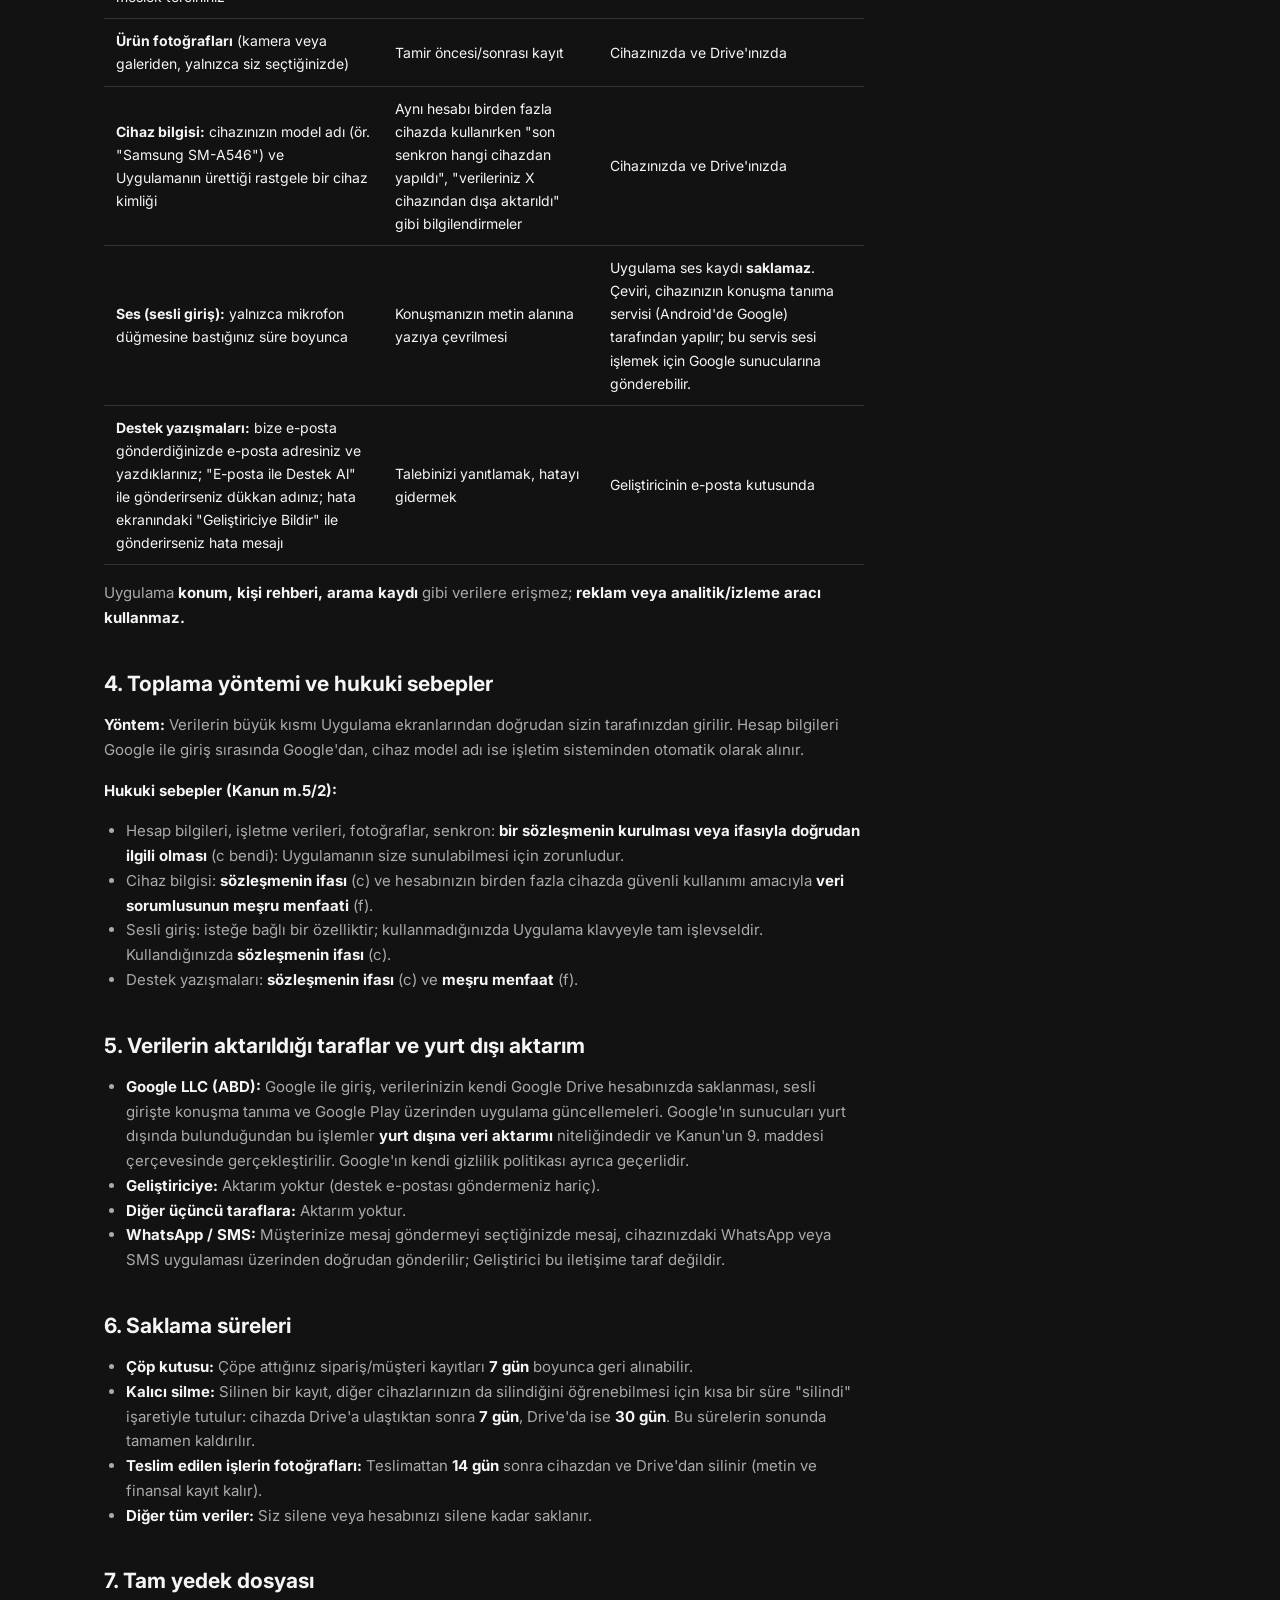
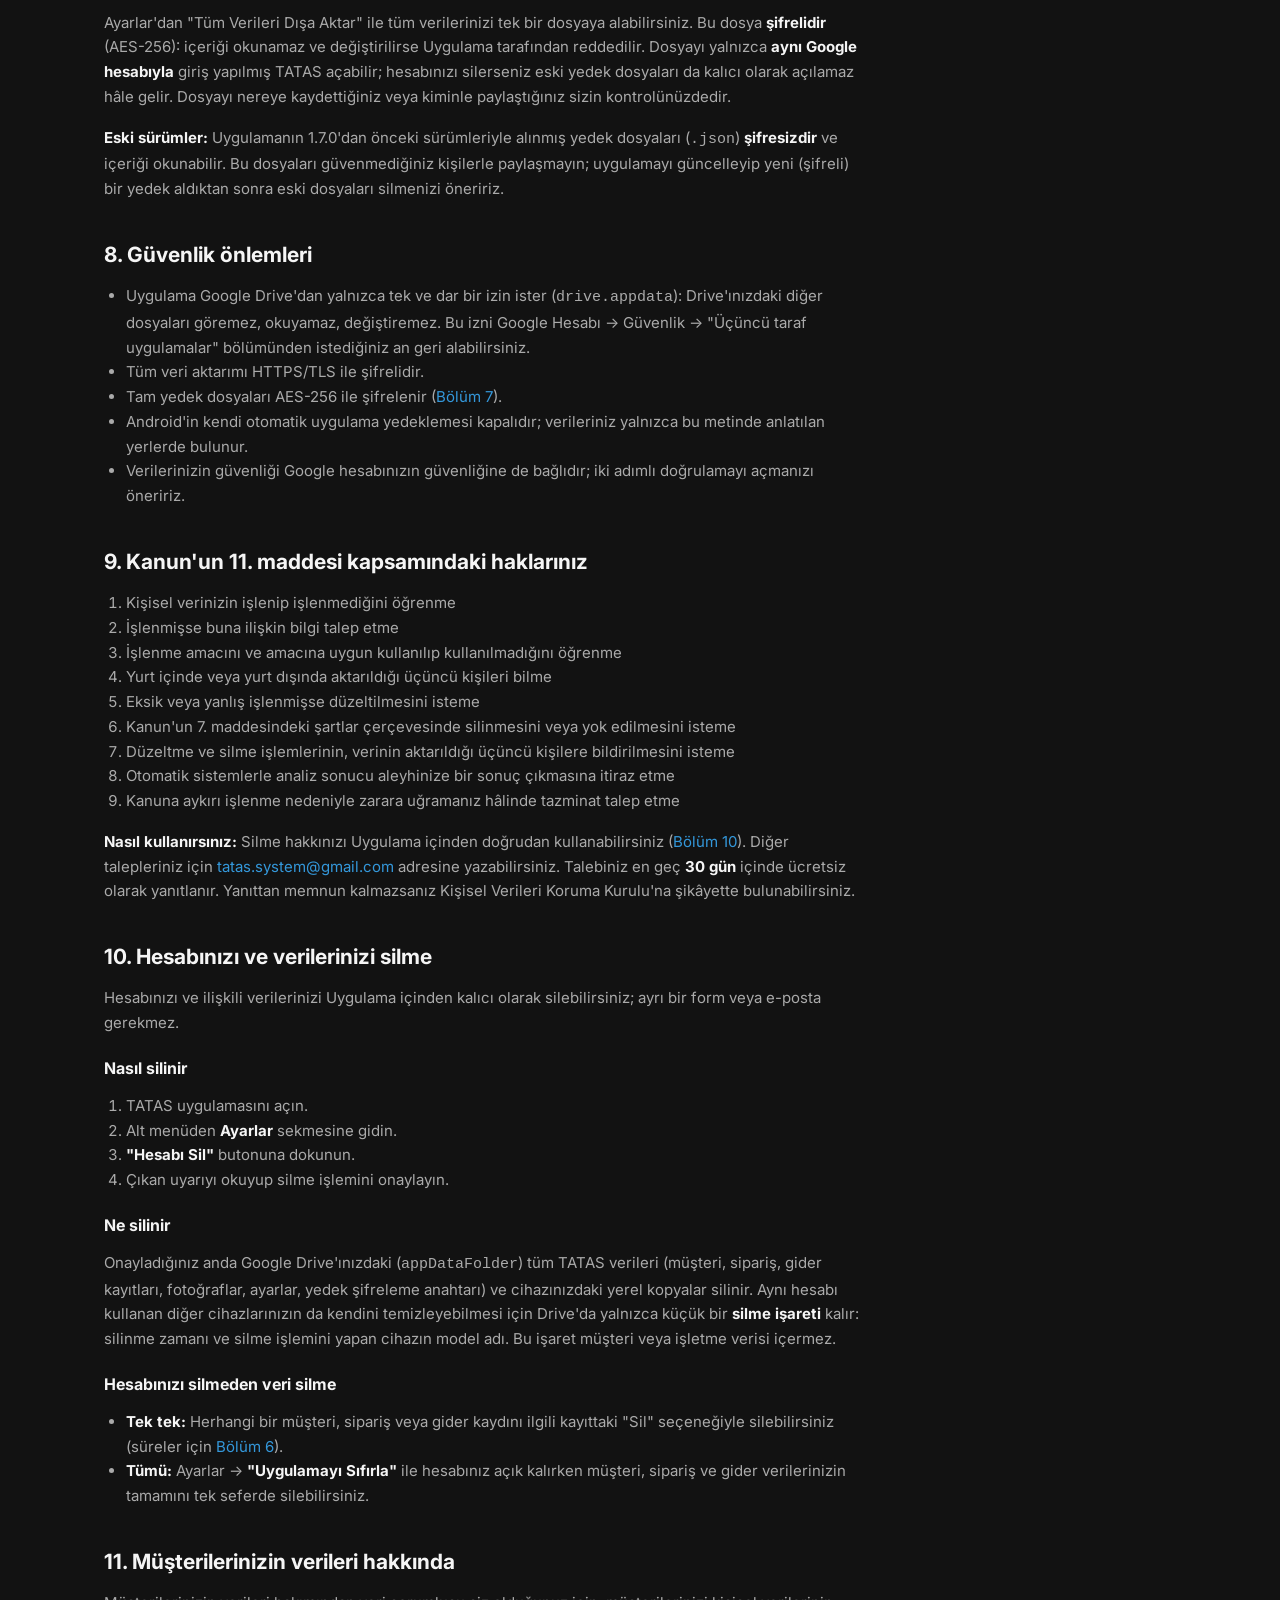
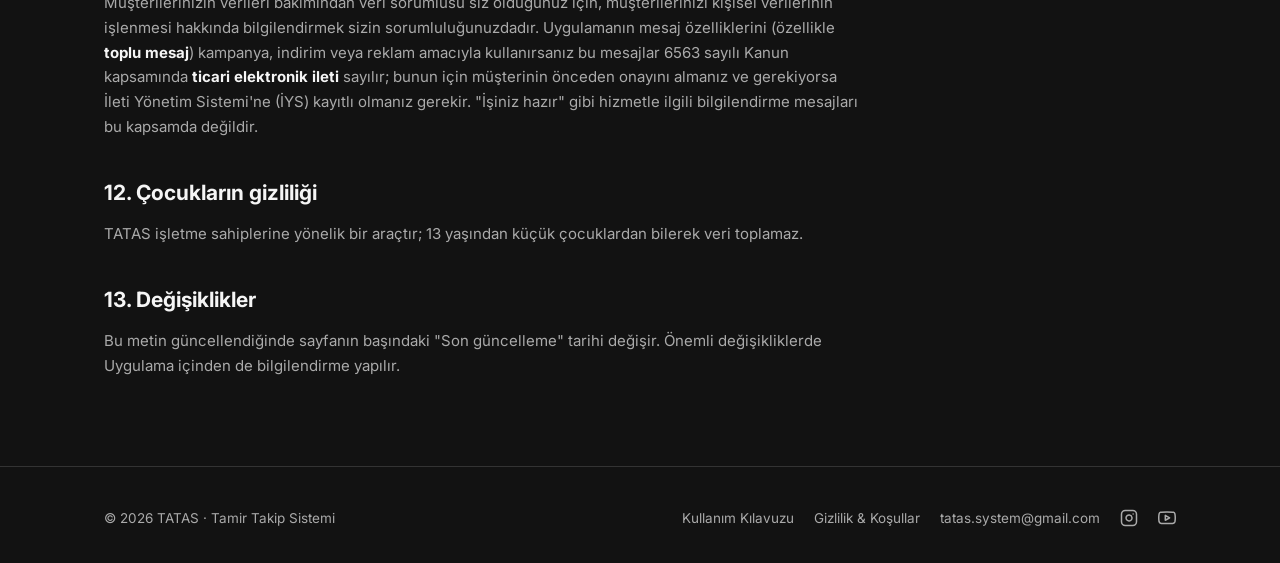
<file: yasal.html>
<!doctype html>
<html lang="tr">
<head>
  <meta charset="UTF-8">
  <meta name="viewport" content="width=device-width, initial-scale=1.0">
  <title>Gizlilik Politikası ve Kullanım Koşulları — TATAS</title>
  <meta name="description" content="TATAS uygulamasının KVKK'ya uygun Aydınlatma Metni, Gizlilik Politikası ve Kullanım Koşulları.">
  <link rel="icon" href="img/favicon.png">
  <link rel="preconnect" href="https://fonts.googleapis.com">
  <link rel="preconnect" href="https://fonts.gstatic.com" crossorigin>
  <link href="https://fonts.googleapis.com/css2?family=Inter:wght@400;500;600;700&display=swap" rel="stylesheet">
  <link rel="stylesheet" href="css/style.css">
</head>
<body>

  <header class="site-header">
    <div class="container nav">
      <a class="brand" href="index.html">
        <img src="img/icon.png" alt="">
        <span>TATAS</span>
      </a>
      <button class="nav-toggle" id="navToggle" aria-label="Menüyü aç/kapat" aria-expanded="false">
        <svg width="18" height="18" viewBox="0 0 24 24" fill="none" stroke="currentColor" stroke-width="2"><line x1="3" y1="6" x2="21" y2="6"/><line x1="3" y1="12" x2="21" y2="12"/><line x1="3" y1="18" x2="21" y2="18"/></svg>
      </button>
      <ul class="nav-links" id="navLinks">
        <li><a href="index.html">Ana Sayfa</a></li>
        <li><a href="kullanim-kilavuzu.html">Kullanım Kılavuzu</a></li>
        <li><a href="yasal.html#gizlilik" class="active">Gizlilik &amp; Koşullar</a></li>
        <li><a href="iletisim.html">İletişim</a></li>
      </ul>
    </div>
  </header>

  <section class="page-hero">
    <div class="container">
      <h1>Gizlilik Politikası ve Kullanım Koşulları</h1>
      <p>Verilerinizin nerede ve nasıl saklandığını dürüstçe anlatıyoruz. Kısacası: cihazınızda ve kendi Google Drive'ınızda kalır, bizde değil.</p>
    </div>
  </section>

  <main>
    <section class="section">
      <div class="container">
        <div class="legal-switch">
          <button type="button" class="is-active" data-doc="gizlilik">Gizlilik Politikası</button>
          <button type="button" data-doc="kosullar">Kullanım Koşulları</button>
        </div>

        <!-- ================= GİZLİLİK POLİTİKASI ================= -->
        <article class="legal-doc" id="gizlilik">
          <p class="meta">Son güncelleme: 24 Ekim 2026 · KVKK Kurumu'nun "Mobil Uygulamalarda Mahremiyetin Korunmasına Yönelik Tavsiyeler" (Yayın No: 65, Mart 2025) rehberi esas alınarak hazırlanmıştır.</p>

          <h2 id="g-giris">1. Veri sorumlusu</h2>
          <p>6698 sayılı Kişisel Verilerin Korunması Kanunu'nun ("Kanun") 10. maddesi uyarınca, TATAS (Tamir Takip Sistemi) mobil uygulamasını ("Uygulama") kullanırken kişisel verilerinizin işlenmesi hakkında sizi bilgilendiriyoruz.</p>
          <table>
            <tr><th>Veri sorumlusu</th><td>Ahmet Hamdi Gürlevük ("Geliştirici")</td></tr>
            <tr><th>Adres</th><td>Maltepe / İstanbul (yazılı başvuru için posta adresi, talep edilmesi hâlinde e-posta ile bildirilir)</td></tr>
            <tr><th>E-posta</th><td><a href="mailto:tatas.system@gmail.com">tatas.system@gmail.com</a></td></tr>
          </table>

          <div class="callout">
            <p><strong>Önemli:</strong> Uygulamaya girdiğiniz <strong>kendi müşterilerinize ait veriler</strong> (ad, telefon, sipariş bilgisi vb.) bakımından veri sorumlusu <strong>sizsiniz</strong>, Geliştirici değil. Geliştirici bu verilerin işlenme amacını belirlemez, bu verilere erişemez ve kendi amaçları için kullanmaz; yalnızca verinin sizin belirlediğiniz yerde (cihazınız ve kendi Google Drive hesabınız) saklanmasını sağlayan bir yazılım sunar. Geliştirici, yalnızca bu metinde sayılan <strong>sizin</strong> hesap, cihaz ve destek verileriniz bakımından veri sorumlusudur.</p>
          </div>

          <h2 id="g-nerede">2. Verileriniz nerede duruyor</h2>
          <p>TATAS'ın <strong>kendi sunucusu yoktur:</strong></p>
          <table>
            <tr><th>Konum</th><th>Açıklama</th></tr>
            <tr><td>Cihazınızda</td><td>Tüm veriler önce telefonunuzun yerel hafızasına yazılır; internet olmadan da çalışır.</td></tr>
            <tr><td>Sizin Google Drive'ınızda</td><td>Yedek, kendi Google hesabınızın gizli uygulama klasöründe (<code>appDataFolder</code>) tutulur. Bu klasörü Drive'ınızdaki diğer uygulamalar ve siz Drive arayüzünden göremezsiniz.</td></tr>
            <tr><td>Geliştiricide</td><td>Hiçbir şey. Verilerinize erişebileceğimiz bir sunucu veya veritabanı yoktur.</td></tr>
          </table>

          <h2 id="g-veriler">3. Hangi verileri, hangi amaçla işliyoruz</h2>
          <table>
            <tr><th>Veri</th><th>Amaç</th><th>Nerede tutulur</th></tr>
            <tr><td><strong>Hesap bilgileri:</strong> e-posta adresiniz, adınız, profil fotoğrafınızın bağlantısı (Google ile girişte Google'dan alınır)</td><td>Giriş yapmanız; verinin doğru Google hesabına ait olduğunun kontrolü; ekranda gösterim</td><td>Cihazınızda ve Drive'ınızdaki ayar dosyasında</td></tr>
            <tr><td><strong>İşletme verileri:</strong> müşteri adı/telefonu, sipariş ve tamir kayıtları, fiyatlar, gelir/gider kayıtları, dükkan adı ve meslek tercihiniz</td><td>Uygulamanın temel işlevi: kayıt tutma, raporlama, cihazlar arası senkron</td><td>Cihazınızda ve Drive'ınızda</td></tr>
            <tr><td><strong>Ürün fotoğrafları</strong> (kamera veya galeriden, yalnızca siz seçtiğinizde)</td><td>Tamir öncesi/sonrası kayıt</td><td>Cihazınızda ve Drive'ınızda</td></tr>
            <tr><td><strong>Cihaz bilgisi:</strong> cihazınızın model adı (ör. "Samsung SM-A546") ve Uygulamanın ürettiği rastgele bir cihaz kimliği</td><td>Aynı hesabı birden fazla cihazda kullanırken "son senkron hangi cihazdan yapıldı", "verileriniz X cihazından dışa aktarıldı" gibi bilgilendirmeler</td><td>Cihazınızda ve Drive'ınızda</td></tr>
            <tr><td><strong>Ses (sesli giriş):</strong> yalnızca mikrofon düğmesine bastığınız süre boyunca</td><td>Konuşmanızın metin alanına yazıya çevrilmesi</td><td>Uygulama ses kaydı <strong>saklamaz</strong>. Çeviri, cihazınızın konuşma tanıma servisi (Android'de Google) tarafından yapılır; bu servis sesi işlemek için Google sunucularına gönderebilir.</td></tr>
            <tr><td><strong>Destek yazışmaları:</strong> bize e-posta gönderdiğinizde e-posta adresiniz ve yazdıklarınız; "E-posta ile Destek Al" ile gönderirseniz dükkan adınız; hata ekranındaki "Geliştiriciye Bildir" ile gönderirseniz hata mesajı</td><td>Talebinizi yanıtlamak, hatayı gidermek</td><td>Geliştiricinin e-posta kutusunda</td></tr>
          </table>
          <p>Uygulama <strong>konum, kişi rehberi, arama kaydı</strong> gibi verilere erişmez; <strong>reklam veya analitik/izleme aracı kullanmaz.</strong></p>

          <h2 id="g-hukuki">4. Toplama yöntemi ve hukuki sebepler</h2>
          <p><strong>Yöntem:</strong> Verilerin büyük kısmı Uygulama ekranlarından doğrudan sizin tarafınızdan girilir. Hesap bilgileri Google ile giriş sırasında Google'dan, cihaz model adı ise işletim sisteminden otomatik olarak alınır.</p>
          <p><strong>Hukuki sebepler (Kanun m.5/2):</strong></p>
          <ul>
            <li>Hesap bilgileri, işletme verileri, fotoğraflar, senkron: <strong>bir sözleşmenin kurulması veya ifasıyla doğrudan ilgili olması</strong> (c bendi): Uygulamanın size sunulabilmesi için zorunludur.</li>
            <li>Cihaz bilgisi: <strong>sözleşmenin ifası</strong> (c) ve hesabınızın birden fazla cihazda güvenli kullanımı amacıyla <strong>veri sorumlusunun meşru menfaati</strong> (f).</li>
            <li>Sesli giriş: isteğe bağlı bir özelliktir; kullanmadığınızda Uygulama klavyeyle tam işlevseldir. Kullandığınızda <strong>sözleşmenin ifası</strong> (c).</li>
            <li>Destek yazışmaları: <strong>sözleşmenin ifası</strong> (c) ve <strong>meşru menfaat</strong> (f).</li>
          </ul>

          <h2 id="g-aktarim">5. Verilerin aktarıldığı taraflar ve yurt dışı aktarım</h2>
          <ul>
            <li><strong>Google LLC (ABD):</strong> Google ile giriş, verilerinizin kendi Google Drive hesabınızda saklanması, sesli girişte konuşma tanıma ve Google Play üzerinden uygulama güncellemeleri. Google'ın sunucuları yurt dışında bulunduğundan bu işlemler <strong>yurt dışına veri aktarımı</strong> niteliğindedir ve Kanun'un 9. maddesi çerçevesinde gerçekleştirilir. Google'ın kendi gizlilik politikası ayrıca geçerlidir.</li>
            <li><strong>Geliştiriciye:</strong> Aktarım yoktur (destek e-postası göndermeniz hariç).</li>
            <li><strong>Diğer üçüncü taraflara:</strong> Aktarım yoktur.</li>
            <li><strong>WhatsApp / SMS:</strong> Müşterinize mesaj göndermeyi seçtiğinizde mesaj, cihazınızdaki WhatsApp veya SMS uygulaması üzerinden doğrudan gönderilir; Geliştirici bu iletişime taraf değildir.</li>
          </ul>

          <h2 id="g-sure">6. Saklama süreleri</h2>
          <ul>
            <li><strong>Çöp kutusu:</strong> Çöpe attığınız sipariş/müşteri kayıtları <strong>7 gün</strong> boyunca geri alınabilir.</li>
            <li><strong>Kalıcı silme:</strong> Silinen bir kayıt, diğer cihazlarınızın da silindiğini öğrenebilmesi için kısa bir süre "silindi" işaretiyle tutulur: cihazda Drive'a ulaştıktan sonra <strong>7 gün</strong>, Drive'da ise <strong>30 gün</strong>. Bu sürelerin sonunda tamamen kaldırılır.</li>
            <li><strong>Teslim edilen işlerin fotoğrafları:</strong> Teslimattan <strong>14 gün</strong> sonra cihazdan ve Drive'dan silinir (metin ve finansal kayıt kalır).</li>
            <li><strong>Diğer tüm veriler:</strong> Siz silene veya hesabınızı silene kadar saklanır.</li>
          </ul>

          <h2 id="g-yedek">7. Tam yedek dosyası</h2>
          <p>Ayarlar'dan "Tüm Verileri Dışa Aktar" ile tüm verilerinizi tek bir dosyaya alabilirsiniz. Bu dosya <strong>şifrelidir</strong> (AES-256): içeriği okunamaz ve değiştirilirse Uygulama tarafından reddedilir. Dosyayı yalnızca <strong>aynı Google hesabıyla</strong> giriş yapılmış TATAS açabilir; hesabınızı silerseniz eski yedek dosyaları da kalıcı olarak açılamaz hâle gelir. Dosyayı nereye kaydettiğiniz veya kiminle paylaştığınız sizin kontrolünüzdedir.</p>
          <p><strong>Eski sürümler:</strong> Uygulamanın 1.7.0'dan önceki sürümleriyle alınmış yedek dosyaları (<code>.json</code>) <strong>şifresizdir</strong> ve içeriği okunabilir. Bu dosyaları güvenmediğiniz kişilerle paylaşmayın; uygulamayı güncelleyip yeni (şifreli) bir yedek aldıktan sonra eski dosyaları silmenizi öneririz.</p>

          <h2 id="g-scope">8. Güvenlik önlemleri</h2>
          <ul>
            <li>Uygulama Google Drive'dan yalnızca tek ve dar bir izin ister (<code>drive.appdata</code>): Drive'ınızdaki diğer dosyaları göremez, okuyamaz, değiştiremez. Bu izni Google Hesabı → Güvenlik → "Üçüncü taraf uygulamalar" bölümünden istediğiniz an geri alabilirsiniz.</li>
            <li>Tüm veri aktarımı HTTPS/TLS ile şifrelidir.</li>
            <li>Tam yedek dosyaları AES-256 ile şifrelenir (<a href="#g-yedek">Bölüm 7</a>).</li>
            <li>Android'in kendi otomatik uygulama yedeklemesi kapalıdır; verileriniz yalnızca bu metinde anlatılan yerlerde bulunur.</li>
            <li>Verilerinizin güvenliği Google hesabınızın güvenliğine de bağlıdır; iki adımlı doğrulamayı açmanızı öneririz.</li>
          </ul>

          <h2 id="g-haklar">9. Kanun'un 11. maddesi kapsamındaki haklarınız</h2>
          <ol>
            <li>Kişisel verinizin işlenip işlenmediğini öğrenme</li>
            <li>İşlenmişse buna ilişkin bilgi talep etme</li>
            <li>İşlenme amacını ve amacına uygun kullanılıp kullanılmadığını öğrenme</li>
            <li>Yurt içinde veya yurt dışında aktarıldığı üçüncü kişileri bilme</li>
            <li>Eksik veya yanlış işlenmişse düzeltilmesini isteme</li>
            <li>Kanun'un 7. maddesindeki şartlar çerçevesinde silinmesini veya yok edilmesini isteme</li>
            <li>Düzeltme ve silme işlemlerinin, verinin aktarıldığı üçüncü kişilere bildirilmesini isteme</li>
            <li>Otomatik sistemlerle analiz sonucu aleyhinize bir sonuç çıkmasına itiraz etme</li>
            <li>Kanuna aykırı işlenme nedeniyle zarara uğramanız hâlinde tazminat talep etme</li>
          </ol>
          <p><strong>Nasıl kullanırsınız:</strong> Silme hakkınızı Uygulama içinden doğrudan kullanabilirsiniz (<a href="#hesap-silme">Bölüm 10</a>). Diğer talepleriniz için <a href="mailto:tatas.system@gmail.com">tatas.system@gmail.com</a> adresine yazabilirsiniz. Talebiniz en geç <strong>30 gün</strong> içinde ücretsiz olarak yanıtlanır. Yanıttan memnun kalmazsanız Kişisel Verileri Koruma Kurulu'na şikâyette bulunabilirsiniz.</p>

          <h2 id="hesap-silme">10. Hesabınızı ve verilerinizi silme</h2>
          <p>Hesabınızı ve ilişkili verilerinizi Uygulama içinden kalıcı olarak silebilirsiniz; ayrı bir form veya e-posta gerekmez.</p>

          <h3>Nasıl silinir</h3>
          <ol>
            <li>TATAS uygulamasını açın.</li>
            <li>Alt menüden <strong>Ayarlar</strong> sekmesine gidin.</li>
            <li><strong>"Hesabı Sil"</strong> butonuna dokunun.</li>
            <li>Çıkan uyarıyı okuyup silme işlemini onaylayın.</li>
          </ol>

          <h3>Ne silinir</h3>
          <p>Onayladığınız anda Google Drive'ınızdaki (<code>appDataFolder</code>) tüm TATAS verileri (müşteri, sipariş, gider kayıtları, fotoğraflar, ayarlar, yedek şifreleme anahtarı) ve cihazınızdaki yerel kopyalar silinir. Aynı hesabı kullanan diğer cihazlarınızın da kendini temizleyebilmesi için Drive'da yalnızca küçük bir <strong>silme işareti</strong> kalır: silinme zamanı ve silme işlemini yapan cihazın model adı. Bu işaret müşteri veya işletme verisi içermez.</p>

          <h3>Hesabınızı silmeden veri silme</h3>
          <ul>
            <li><strong>Tek tek:</strong> Herhangi bir müşteri, sipariş veya gider kaydını ilgili kayıttaki "Sil" seçeneğiyle silebilirsiniz (süreler için <a href="#g-sure">Bölüm 6</a>).</li>
            <li><strong>Tümü:</strong> Ayarlar → <strong>"Uygulamayı Sıfırla"</strong> ile hesabınız açık kalırken müşteri, sipariş ve gider verilerinizin tamamını tek seferde silebilirsiniz.</li>
          </ul>

          <h2 id="g-musteri">11. Müşterilerinizin verileri hakkında</h2>
          <p>Müşterilerinizin verileri bakımından veri sorumlusu siz olduğunuz için, müşterilerinizi kişisel verilerinin işlenmesi hakkında bilgilendirmek sizin sorumluluğunuzdadır. Uygulamanın mesaj özelliklerini (özellikle <strong>toplu mesaj</strong>) kampanya, indirim veya reklam amacıyla kullanırsanız bu mesajlar 6563 sayılı Kanun kapsamında <strong>ticari elektronik ileti</strong> sayılır; bunun için müşterinin önceden onayını almanız ve gerekiyorsa İleti Yönetim Sistemi'ne (İYS) kayıtlı olmanız gerekir. "İşiniz hazır" gibi hizmetle ilgili bilgilendirme mesajları bu kapsamda değildir.</p>

          <h2 id="g-cocuk">12. Çocukların gizliliği</h2>
          <p>TATAS işletme sahiplerine yönelik bir araçtır; 13 yaşından küçük çocuklardan bilerek veri toplamaz.</p>

          <h2 id="g-degisiklik">13. Değişiklikler</h2>
          <p>Bu metin güncellendiğinde sayfanın başındaki "Son güncelleme" tarihi değişir. Önemli değişikliklerde Uygulama içinden de bilgilendirme yapılır.</p>
        </article>

        <!-- ================= KULLANIM KOŞULLARI ================= -->
        <article class="legal-doc" id="kosullar" style="display:none;">
          <p class="meta">Son güncelleme: 19 Ekim 2026</p>

          <h2>1. Hizmetin tanımı</h2>
          <p>TATAS; tamir, bakım ve onarım işletmelerinin müşteri, sipariş ve gider kayıtlarını yönetmesi için tasarlanmış, çevrimdışı öncelikli bir mobil uygulamadır. Veri saklama alanı olarak kullanıcının kendi Google Drive hesabını kullanır.</p>

          <h2>2. Ücretlendirme</h2>
          <p>Uygulama şu anda ücretsiz ve reklamsız sunulmaktadır. Geliştirici, ileride isteğe bağlı premium özellikler veya abonelik planları sunma hakkını saklı tutar.</p>

          <h2>3. Kabul ve uygunluk</h2>
          <p>Uygulamayı kullanarak bu koşulları kabul etmiş sayılırsınız. TATAS bir işletme yönetim aracıdır; kişisel/tüketici kullanımı için tasarlanmamıştır.</p>

          <h2>4. Hesabınız</h2>
          <p>Uygulamaya Google hesabınızla giriş yaparsınız. Hesabınızın güvenliğinden (şifre, iki adımlı doğrulama) siz sorumlusunuz — verilerinizin güvenliği doğrudan Google hesabınızın güvenliğine bağlıdır.</p>

          <h2>5. Girdiğiniz içerik</h2>
          <p>Uygulamaya girdiğiniz tüm veriler (müşteri bilgisi, fotoğraflar, notlar) size aittir. Bu verilerin doğruluğundan, güncelliğinden ve müşterilerinizden gerekli izinleri almaktan siz sorumlusunuz.</p>
          <p>Uygulamanın mesaj özelliklerini (özellikle toplu mesaj) kampanya, indirim veya reklam amacıyla kullanmanız hâlinde, 6563 sayılı Kanun kapsamındaki ticari elektronik ileti kurallarına uymak (müşterinin önceden onayını almak, gerekiyorsa İleti Yönetim Sistemi'ne kayıtlı olmak) sizin sorumluluğunuzdadır (bkz. <a href="#g-musteri" onclick="document.querySelector('[data-doc=gizlilik]').click()">Gizlilik Politikası, Bölüm 11</a>).</p>

          <h2>6. Yasaklı kullanım</h2>
          <ul>
            <li>Uygulamayı, üçüncü kişilerin rızası olmadan onlara ait hassas verileri toplamak için kullanamazsınız.</li>
            <li>Uygulamanın güvenlik mekanizmalarını atlatmaya çalışamazsınız.</li>
            <li>Uygulamayı tersine mühendislik yapmak veya kaynak koduna izinsiz erişmek amacıyla kullanamazsınız.</li>
          </ul>

          <h2>7. Fikri mülkiyet</h2>
          <p>TATAS'ın uygulama tasarımı, kaynak kodu ve markası Geliştirici'ye aittir. Uygulamaya girdiğiniz veriler her zaman size aittir.</p>

          <h2>8. Garanti reddi</h2>
          <p>TATAS "olduğu gibi" sunulur. Kesintisiz veya hatasız çalışacağına dair bir garanti verilmez. Çevrimdışı senaryolarda ve çoklu cihaz kullanımında veri bütünlüğünü korumak için ciddi mühendislik çabası harcanmıştır, ancak düzenli olarak verinizin Drive'a senkronize olduğunu kontrol etmenizi öneririz.</p>

          <h2>9. Sorumluluğun sınırlandırılması</h2>
          <p>Yasaların izin verdiği azami ölçüde, Geliştirici; veri kaybı, iş kaybı veya dolaylı zararlardan sorumlu tutulamaz.</p>

          <h2>10. Hizmetin sonlanması</h2>
          <p>Hesabınızı istediğiniz zaman "Hesabı Sil" ile kapatabilirsiniz. Uygulamanın sunulması gelecekte sona erdirilirse, verileriniz zaten kendi cihazınızda ve kendi Drive'ınızda olduğu için erişiminizi kaybetmezsiniz — bu, mimarinin bilinçli bir tercihidir.</p>

          <h2>11. Uygulanacak hukuk</h2>
          <p>Bu koşullar Türkiye Cumhuriyeti kanunlarına tabidir.</p>

          <h2 id="k-iletisim">12. İletişim</h2>
          <p>Sorularınız için: <a href="mailto:tatas.system@gmail.com">tatas.system@gmail.com</a></p>
        </article>

      </div>
    </section>
  </main>

  <footer class="site-footer">
    <div class="container footer-inner">
      <span>© 2026 TATAS · Tamir Takip Sistemi</span>
      <ul class="footer-links">
        <li><a href="kullanim-kilavuzu.html">Kullanım Kılavuzu</a></li>
        <li><a href="yasal.html#gizlilik">Gizlilik &amp; Koşullar</a></li>
        <li><a href="mailto:tatas.system@gmail.com">tatas.system@gmail.com</a></li>
        <li class="footer-social-item"><a href="https://www.instagram.com/tatas.app/" target="_blank" rel="noopener" aria-label="Instagram"><svg viewBox="0 0 24 24" fill="none" stroke="currentColor" stroke-width="2" stroke-linecap="round" stroke-linejoin="round"><rect x="2" y="2" width="20" height="20" rx="5"/><path d="M16 11.37A4 4 0 1112.63 8 4 4 0 0116 11.37z"/><line x1="17.5" y1="6.5" x2="17.5" y2="6.5"/></svg></a></li>
        <li class="footer-social-item"><a href="https://www.youtube.com/@TATASAPP" target="_blank" rel="noopener" aria-label="YouTube"><svg viewBox="0 0 24 24" fill="none" stroke="currentColor" stroke-width="2" stroke-linecap="round" stroke-linejoin="round"><path d="M22.54 6.42a2.78 2.78 0 00-1.94-2C18.88 4 12 4 12 4s-6.88 0-8.6.46a2.78 2.78 0 00-1.94 2A29 29 0 001 11.75a29 29 0 00.46 5.33A2.78 2.78 0 003.4 19c1.72.46 8.6.46 8.6.46s6.88 0 8.6-.46a2.78 2.78 0 001.94-2 29 29 0 00.46-5.25 29 29 0 00-.46-5.33z"/><polygon points="9.75 15.02 15.5 11.75 9.75 8.48 9.75 15.02"/></svg></a></li>
      </ul>
    </div>
  </footer>

  <script>
    var toggle = document.getElementById('navToggle');
    var links = document.getElementById('navLinks');
    if (toggle) {
      toggle.addEventListener('click', function () {
        var open = links.classList.toggle('is-open');
        toggle.setAttribute('aria-expanded', open ? 'true' : 'false');
      });
    }

    (function () {
      var buttons = document.querySelectorAll('.legal-switch button');
      var docs = { gizlilik: document.getElementById('gizlilik'), kosullar: document.getElementById('kosullar') };

      function showDoc(name) {
        Object.keys(docs).forEach(function (key) {
          docs[key].style.display = key === name ? '' : 'none';
        });
        buttons.forEach(function (b) {
          b.classList.toggle('is-active', b.getAttribute('data-doc') === name);
        });
      }

      buttons.forEach(function (b) {
        b.addEventListener('click', function () {
          var name = b.getAttribute('data-doc');
          showDoc(name);
          history.replaceState(null, '', '#' + name);
        });
      });

      if (window.location.hash === '#kosullar') showDoc('kosullar');
    })();
  </script>
</body>
</html>
</file>
<file: css/style.css>
/* ==========================================================================
   TATAS — Ortak Stil Dosyası
   Renk paleti, uygulamanın kendi tema dosyasından (src/constants/theme.ts)
   birebir alınmıştır — web sitesi ile uygulama aynı görsel kimliği paylaşır.
   ========================================================================== */

:root {
  --bg: #121212;
  --surface: #1E1E1E;
  --surface-raised: #232323;
  --primary: #3498DB;
  --primary-dim: #2A79AD;
  --secondary: #2ECC71;
  --text: #F5F5F5;
  --text-secondary: #AAAAAA;
  --border: #333333;
  --error: #E74C3C;

  --max-width: 1120px;
  --radius: 12px;
  --radius-sm: 8px;
}

* { box-sizing: border-box; }

html { scroll-behavior: smooth; }

body {
  margin: 0;
  background: var(--bg);
  color: var(--text);
  font-family: "Inter", -apple-system, BlinkMacSystemFont, "Segoe UI", Roboto, sans-serif;
  font-size: 16px;
  line-height: 1.65;
  -webkit-font-smoothing: antialiased;
}

h1, h2, h3, h4 {
  font-family: "Inter", -apple-system, BlinkMacSystemFont, "Segoe UI", Roboto, sans-serif;
  font-weight: 700;
  line-height: 1.25;
  text-wrap: balance;
  margin: 0 0 16px;
}

p { margin: 0 0 16px; color: var(--text); }
p.lede { color: var(--text-secondary); font-size: 18px; }

a { color: var(--primary); text-decoration: none; }
a:hover { text-decoration: underline; }
a:focus-visible, button:focus-visible, .btn:focus-visible {
  outline: 2px solid var(--primary);
  outline-offset: 3px;
  border-radius: 4px;
}

img { max-width: 100%; display: block; }

.container {
  max-width: var(--max-width);
  margin: 0 auto;
  padding: 0 24px;
}

/* ---------------- Header / Nav ---------------- */

.site-header {
  position: sticky;
  top: 0;
  z-index: 50;
  background: rgba(18, 18, 18, 0.92);
  backdrop-filter: blur(8px);
  border-bottom: 1px solid var(--border);
}

.nav {
  display: flex;
  align-items: center;
  justify-content: space-between;
  padding: 14px 0;
  gap: 24px;
}

.brand {
  display: flex;
  align-items: center;
  gap: 10px;
  font-weight: 700;
  font-size: 19px;
  color: var(--text);
}
.brand img { width: 34px; height: 34px; border-radius: 8px; }
.brand:hover { text-decoration: none; }

.nav-links {
  display: flex;
  align-items: center;
  gap: 28px;
  list-style: none;
  margin: 0;
  padding: 0;
}
.nav-links a {
  color: var(--text-secondary);
  font-size: 14.5px;
  font-weight: 500;
}
.nav-links a:hover, .nav-links a.active { color: var(--text); text-decoration: none; }

.nav-toggle { display: none; }

@media (max-width: 720px) {
  .nav-links {
    position: absolute;
    top: 100%;
    left: 0;
    right: 0;
    background: var(--surface);
    border-bottom: 1px solid var(--border);
    flex-direction: column;
    align-items: flex-start;
    padding: 16px 24px 20px;
    gap: 16px;
    display: none;
  }
  .nav-links.is-open { display: flex; }
  .nav-toggle {
    display: inline-flex;
    align-items: center;
    justify-content: center;
    width: 38px; height: 38px;
    background: transparent;
    border: 1px solid var(--border);
    border-radius: var(--radius-sm);
    color: var(--text);
    cursor: pointer;
  }
}

/* ---------------- Buttons ---------------- */

.btn {
  display: inline-flex;
  align-items: center;
  justify-content: center;
  gap: 8px;
  padding: 13px 24px;
  border-radius: var(--radius-sm);
  font-weight: 600;
  font-size: 15px;
  border: 1px solid transparent;
  cursor: pointer;
  transition: transform 0.12s ease, background-color 0.12s ease, border-color 0.12s ease;
}
.btn:hover { text-decoration: none; }
@media (prefers-reduced-motion: no-preference) {
  .btn:hover { transform: translateY(-1px); }
}

.btn-primary { background: var(--primary); color: #08131A; }
.btn-primary:hover { background: #4EA8E6; }

.btn-outline { background: transparent; color: var(--text); border-color: var(--border); }
.btn-outline:hover { border-color: var(--text-secondary); }

.btn-disabled {
  background: var(--surface-raised);
  color: var(--text-secondary);
  border-color: var(--border);
  cursor: not-allowed;
}
.btn-disabled:hover { transform: none; }

.btn-lg { padding: 16px 30px; font-size: 16px; }

/* ---------------- Hero ---------------- */

.hero {
  padding: 88px 0 72px;
  border-bottom: 1px solid var(--border);
}
.hero-inner {
  display: grid;
  grid-template-columns: 1.1fr 0.9fr;
  gap: 56px;
  align-items: center;
}
.eyebrow {
  display: inline-block;
  font-size: 12.5px;
  font-weight: 700;
  letter-spacing: 0.08em;
  text-transform: uppercase;
  color: var(--secondary);
  background: rgba(46, 204, 113, 0.12);
  padding: 6px 12px;
  border-radius: 999px;
  margin-bottom: 18px;
}
.hero h1 { font-size: 44px; margin-bottom: 18px; }
.hero .lede { font-size: 19px; max-width: 52ch; margin-bottom: 30px; }
.hero-actions { display: flex; align-items: center; gap: 14px; flex-wrap: wrap; margin-bottom: 14px; }
.hero-note { font-size: 13.5px; color: var(--text-secondary); }

@media (max-width: 860px) {
  .hero { padding: 56px 0 48px; }
  .hero-inner { grid-template-columns: 1fr; gap: 32px; }
  .hero h1 { font-size: 32px; }
  .video-col { order: -1; }
}

.video-col { display: flex; flex-direction: column; align-items: center; gap: 18px; }
.video-embed {
  width: 100%;
  max-width: 300px;
  aspect-ratio: 9 / 16;
  border-radius: 20px;
  overflow: hidden;
  border: 1px solid var(--border);
  box-shadow: 0 20px 60px rgba(52, 152, 219, 0.18);
}
.video-embed iframe { width: 100%; height: 100%; border: 0; display: block; }

.btn-youtube { background: #FF0000; color: #fff; border-color: transparent; }
.btn-youtube:hover { background: #E60000; }

/* ---------------- Sections ---------------- */

.section { padding: 72px 0; }
.section-border { border-bottom: 1px solid var(--border); }
.section-alt { background: var(--surface); }

.section-head { max-width: 62ch; margin-bottom: 44px; }
.section-head h2 { font-size: 30px; }
.section-head p { color: var(--text-secondary); font-size: 16.5px; }

@media (max-width: 720px) {
  .section { padding: 48px 0; }
  .section-head h2 { font-size: 24px; }
}

/* ---------------- Feature grid ---------------- */

.grid {
  display: grid;
  grid-template-columns: repeat(3, 1fr);
  gap: 20px;
}
@media (max-width: 900px) { .grid { grid-template-columns: repeat(2, 1fr); } }
@media (max-width: 600px) { .grid { grid-template-columns: 1fr; } }

.card {
  background: var(--surface);
  border: 1px solid var(--border);
  border-radius: var(--radius);
  padding: 26px;
}
.section-alt .card { background: var(--surface-raised); }

.card .icon {
  width: 40px; height: 40px;
  border-radius: 10px;
  background: rgba(52, 152, 219, 0.14);
  color: var(--primary);
  display: flex; align-items: center; justify-content: center;
  margin-bottom: 16px;
}
.card .icon svg { width: 20px; height: 20px; }
.card h3 { font-size: 17px; margin-bottom: 8px; }
.card p { color: var(--text-secondary); font-size: 14.5px; margin-bottom: 0; }

/* ---------------- Profession pills ---------------- */

.pill-row { display: flex; flex-wrap: wrap; gap: 10px; }
.pill {
  display: inline-flex;
  align-items: center;
  gap: 8px;
  background: var(--surface);
  border: 1px solid var(--border);
  border-radius: 999px;
  padding: 9px 16px;
  font-size: 14px;
  color: var(--text);
}
.section-alt .pill { background: var(--surface-raised); }
.pill .dot { width: 6px; height: 6px; border-radius: 50%; background: var(--secondary); }

/* ---------------- Trust / privacy strip ---------------- */

.trust {
  display: grid;
  grid-template-columns: repeat(3, 1fr);
  gap: 24px;
}
@media (max-width: 800px) { .trust { grid-template-columns: 1fr; } }
.trust .item { display: flex; gap: 14px; }
.trust .num {
  flex-shrink: 0;
  width: 30px; height: 30px;
  border-radius: 50%;
  border: 1px solid var(--secondary);
  color: var(--secondary);
  display: flex; align-items: center; justify-content: center;
  font-size: 13px; font-weight: 700;
}
.trust h4 { font-size: 15.5px; margin-bottom: 4px; }
.trust p { font-size: 14px; color: var(--text-secondary); margin-bottom: 0; }

/* ---------------- Footer ---------------- */

.site-footer {
  border-top: 1px solid var(--border);
  padding: 40px 0;
  color: var(--text-secondary);
  font-size: 13.5px;
}
.footer-inner {
  display: flex;
  justify-content: space-between;
  align-items: center;
  flex-wrap: wrap;
  gap: 16px;
}
.footer-links { display: flex; align-items: center; gap: 20px; list-style: none; margin: 0; padding: 0; }
.footer-links a { color: var(--text-secondary); }
.footer-links a:hover { color: var(--text); }
.footer-social-item a { display: flex; }
.footer-social-item svg { width: 18px; height: 18px; }

/* ---------------- Page header (guide / legal) ---------------- */

.page-hero {
  padding: 56px 0 40px;
  border-bottom: 1px solid var(--border);
}
.page-hero h1 { font-size: 34px; margin-bottom: 10px; }
.page-hero p { color: var(--text-secondary); font-size: 17px; max-width: 60ch; margin-bottom: 0; }

/* ---------------- Guide steps ---------------- */

.steps { counter-reset: step; }
.step {
  display: grid;
  grid-template-columns: 56px 1fr;
  gap: 20px;
  padding: 28px 0;
  border-bottom: 1px solid var(--border);
}
.step:last-child { border-bottom: none; }
.step-num {
  counter-increment: step;
  width: 40px; height: 40px;
  border-radius: 10px;
  background: var(--surface);
  border: 1px solid var(--border);
  color: var(--primary);
  display: flex; align-items: center; justify-content: center;
  font-weight: 700;
  font-size: 15px;
}
.step-num::before { content: counter(step); }
.step h3 { font-size: 18px; margin-bottom: 6px; }
.step p { color: var(--text-secondary); margin-bottom: 10px; }
.step ul { margin: 0 0 10px; padding-left: 20px; color: var(--text-secondary); }
.step ul li { margin-bottom: 6px; }
.step .tip {
  display: inline-block;
  background: rgba(46, 204, 113, 0.1);
  border-left: 3px solid var(--secondary);
  border-radius: 0 8px 8px 0;
  padding: 10px 14px;
  font-size: 14px;
  color: var(--text);
}

@media (max-width: 560px) {
  .step { grid-template-columns: 1fr; gap: 10px; }
}

/* ---------------- Guide video grid ---------------- */

.video-grid {
  display: grid;
  grid-template-columns: repeat(3, 1fr);
  gap: 28px;
}
@media (max-width: 900px) { .video-grid { grid-template-columns: repeat(2, 1fr); } }
@media (max-width: 600px) { .video-grid { grid-template-columns: 1fr; } }

.video-card {
  background: var(--surface);
  border: 1px solid var(--border);
  border-radius: var(--radius);
  padding: 20px;
}
.video-card .video-embed {
  max-width: none;
  margin-bottom: 18px;
  box-shadow: none;
}
.video-card .badge {
  display: inline-block;
  color: var(--secondary);
  font-size: 12px;
  font-weight: 700;
  letter-spacing: 0.06em;
  text-transform: uppercase;
  margin-bottom: 8px;
}
.video-card h3 { font-size: 17px; margin-bottom: 8px; }
.video-card p { color: var(--text-secondary); font-size: 14.5px; margin-bottom: 0; }

/* ---------------- FAQ ---------------- */

.faq-item { border-bottom: 1px solid var(--border); padding: 20px 0; }
.faq-item:last-child { border-bottom: none; }
.faq-item h4 { font-size: 16px; margin-bottom: 8px; }
.faq-item p { color: var(--text-secondary); margin-bottom: 0; font-size: 15px; }

/* ---------------- Legal document ---------------- */

.legal-switch {
  display: flex;
  gap: 8px;
  margin-bottom: 8px;
}
.legal-switch button {
  background: var(--surface);
  border: 1px solid var(--border);
  color: var(--text-secondary);
  padding: 10px 18px;
  border-radius: var(--radius-sm);
  font-size: 14px;
  font-weight: 600;
  cursor: pointer;
}
.legal-switch button.is-active { color: var(--bg); background: var(--primary); border-color: var(--primary); }

.legal-doc { max-width: 760px; }
.legal-doc h2 { font-size: 21px; margin-top: 40px; }
.legal-doc h2:first-child { margin-top: 0; }
.legal-doc h3 { font-size: 16px; margin-top: 22px; }
.legal-doc p, .legal-doc li { color: var(--text-secondary); font-size: 15px; }
.legal-doc strong { color: var(--text); }
.legal-doc ul, .legal-doc ol { padding-left: 22px; }
.legal-doc .callout {
  background: var(--surface);
  border-left: 3px solid var(--primary);
  border-radius: 0 10px 10px 0;
  padding: 16px 20px;
  margin: 18px 0;
}
.legal-doc .callout p { color: var(--text); margin-bottom: 0; font-size: 14.5px; }
.legal-doc .meta { color: var(--text-secondary); font-size: 13.5px; margin-bottom: 36px; }
.legal-doc table { width: 100%; border-collapse: collapse; margin: 16px 0; font-size: 14px; }
.legal-doc th, .legal-doc td { text-align: left; padding: 10px 12px; border-bottom: 1px solid var(--border); }
.legal-doc th { color: var(--text-secondary); font-weight: 600; font-size: 12.5px; text-transform: uppercase; letter-spacing: 0.04em; }
.legal-doc td { overflow-wrap: anywhere; }
@media (max-width: 600px) {
  .legal-doc table { font-size: 13px; }
  .legal-doc th, .legal-doc td { padding: 8px 6px; }
}
</file>
